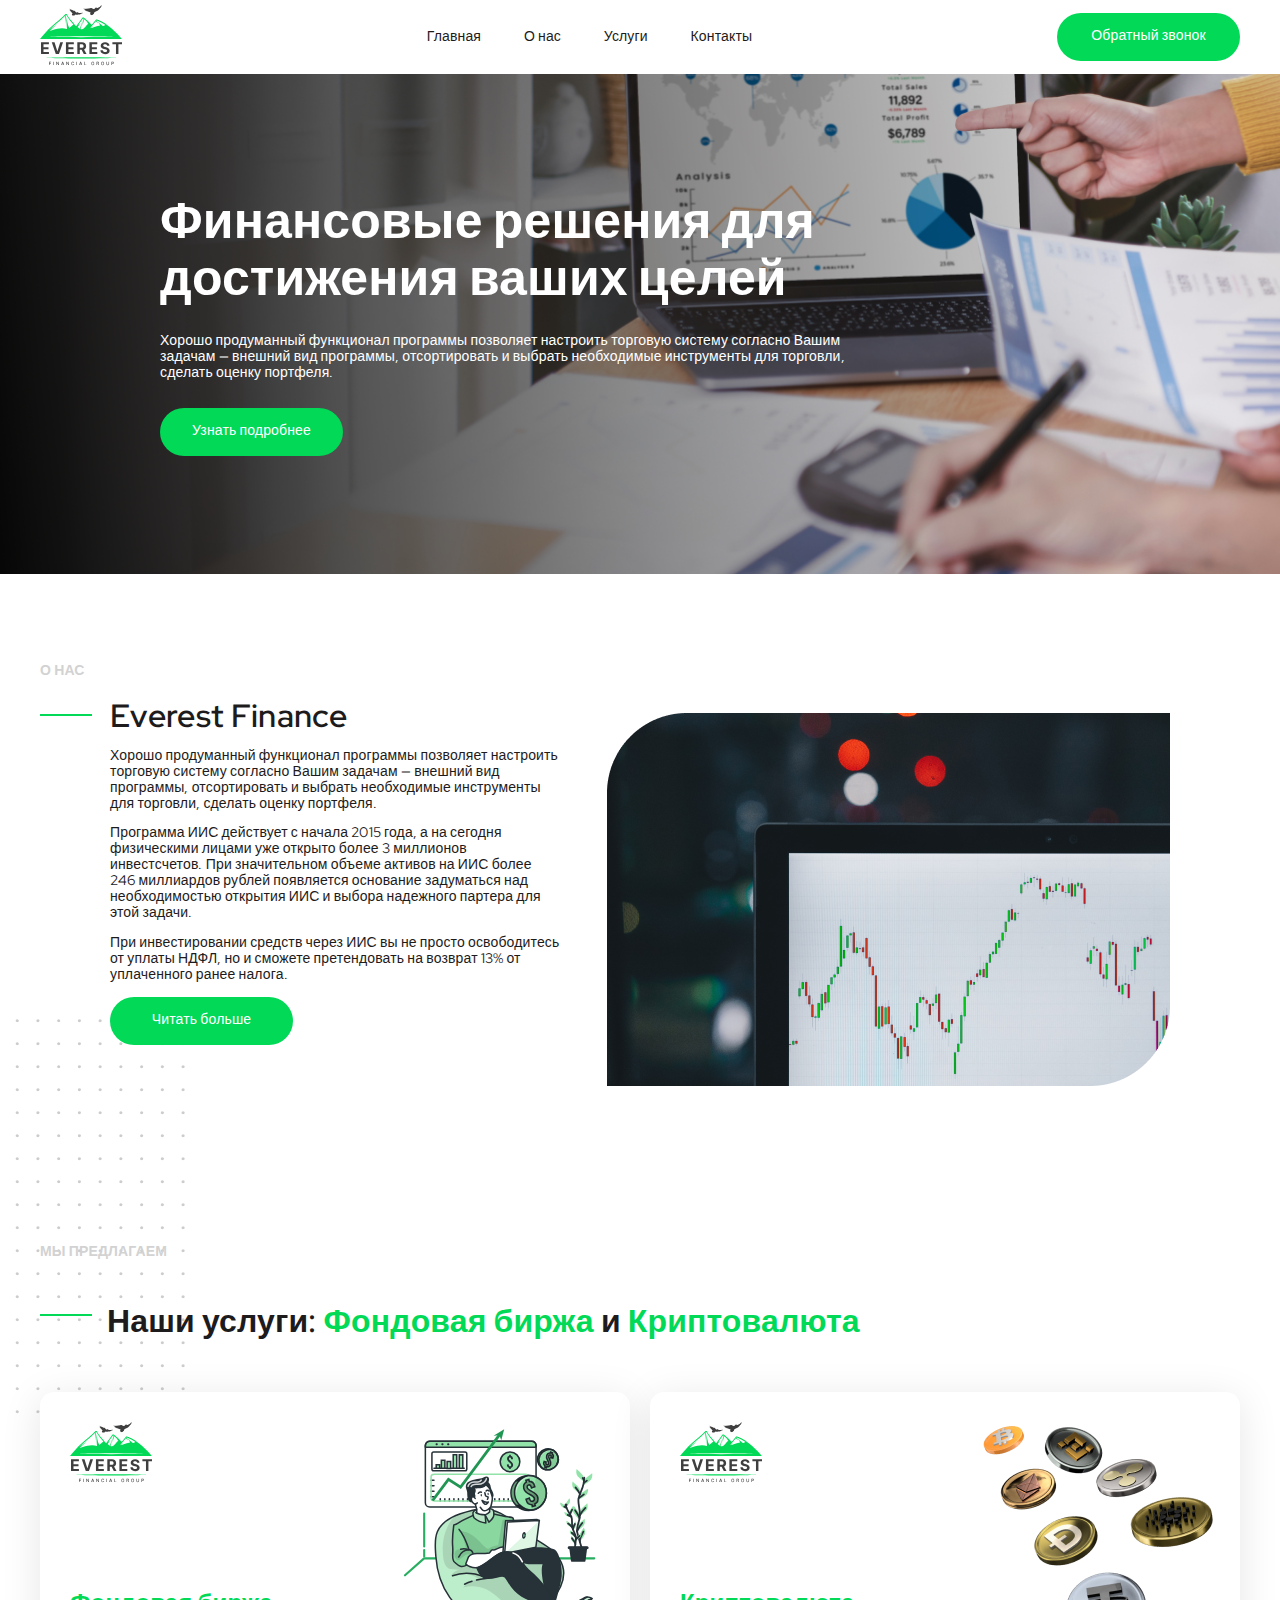
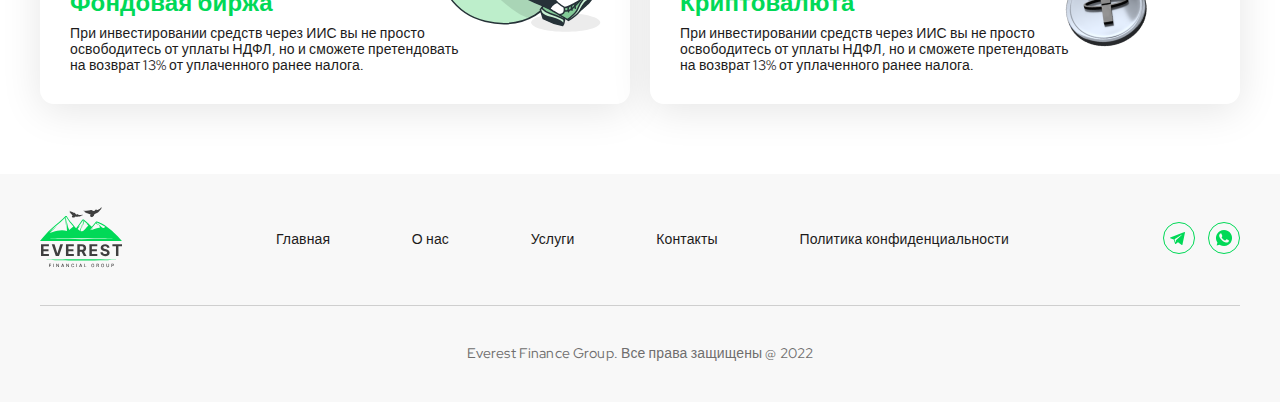
<file: index.html>
<!DOCTYPE html>
<html lang="ru">

<head>
  <meta charset="UTF-8" />
  <meta http-equiv="X-UA-Compatible" content="IE=edge" />
  <meta name="viewport" content="width=device-width, initial-scale=1.0" />
  <link rel="icon" type="image/x-icon" href="./images/logo_icon.svg" />
  <title>Everest</title>
  <link href="https://fonts.googleapis.com/css2?family=Red+Hat+Display:wght@400;500;600;700;900&display=swap"
    rel="stylesheet" />
  <link href="https://www.jqueryscript.net/css/jquerysctipttop.css" rel="stylesheet" type="text/css" />
  <link rel="stylesheet" href="css/all.css" />
  <link rel="stylesheet" href="css/style.css" />
</head>

<body>
  <header class="header layout">
    <div class="header__logo__wrap">
      <a href="#" class="header__logo">
        <img src="./images/logo.svg" alt="logo" />
      </a>
    </div>
    <nav id="js-nav" class="nav">
      <ul class="list">
        <li>
          <a href="./index.html">Главная</a>
        </li>
        <li>
          <a href="./about_us.html">О нас</a>
        </li>
        <li class="header__item">
          <a href="./exchange.html" class="header__link">Услуги</a>
        </li>
        <li>
          <a href="./contacts.html">Контакты</a>
        </li>
      </ul>
    </nav>
    <div class="nav__contacts__wrap">
      <a href="#" id="modal_nav_mob" class="nav__contacts">
        <img src="./images/contacts.svg" alt="contacts" />
      </a>
    </div>
    <button id="js-hamburger" class="hamburger" type="button">
      <span id="js-top-line" class="top-line"></span>
      <span id="js-center-line" class="center-line"></span>
      <span id="js-bottom-line" class="bottom-line"></span>
    </button>
    <nav class="nav__opacity">
      <ul>
        <li>
          <a href="./index.html">Главная</a>
        </li>
        <li>
          <a href="./about_us.html">О нас</a>
        </li>
        <li class="header__item">
          <a href="#services" class="header__link">Услуги</a>
        </li>
        <li>
          <a href="./contacts.html">Контакты</a>
        </li>
      </ul>
    </nav>
    <div class="button__link__wrap">
      <a href="#" id="modal_nav" class="button__link">Обратный звонок</a>
    </div>
  </header>
  <main>
    <section class="first ">
      <div class="layout">
        <div class="container__first">
          <h2 class="title__first">
            Финансовые решения для достижения ваших целей
          </h2>
          <p class="desc__first">
            Хорошо продуманный функционал программы позволяет настроить торговую
            систему согласно Вашим задачам — внешний вид программы,
            отсортировать и выбрать необходимые инструменты для торговли,
            сделать оценку портфеля.
          </p>
          <a href="#aboutus" class="button__link">Узнать подробнее</a>
        </div>
      </div>

    </section>
    <section id="aboutus" class="second layout">
      <div class="container__second">
        <div class="">
          <h3 class="title__second">О НАС</h3>
        </div>

        <div class="wrap__second">
          <div class="green_title_second">
            <hr class="green" />
            <h4 class="title__description">Everest Finance</h4>
          </div>

          <div class="image__mobile__second">
            <img src="./images/finance.png" alt="finance" class="image__big" />
            <img src="./images/finance_mob.png" alt="finance" class="image__small" />
          </div>

          <p class="desc__second">
            Хорошо продуманный функционал программы позволяет настроить
            торговую систему согласно Вашим задачам — внешний вид программы,
            отсортировать и выбрать необходимые инструменты для торговли,
            сделать оценку портфеля.
          </p>
          <p class="desc__second">
            Программа ИИС действует с начала 2015 года, а на сегодня
            физическими лицами уже открыто более 3 миллионов инвестсчетов. При
            значительном объеме активов на ИИС более 246 миллиардов рублей
            появляется основание задуматься над необходимостью открытия ИИС и
            выбора надежного партера для этой задачи.
          </p>
          <p class="desc__second">
            При инвестировании средств через ИИС вы не просто освободитесь от
            уплаты НДФЛ, но и сможете претендовать на возврат 13% от
            уплаченного ранее налога.
          </p>
          <a href="./about_us.html" class="button__link">Читать больше</a>
        </div>
        <div class="image__second">
          <img src="./images/finance.png" alt="finance" />
        </div>
      </div>
      <div class="dotes__second">
        <img src="./images/dotes.png" alt="dotes" />
      </div>
    </section>
    <section id="services" class="third layout">
      <h3 class="title__third">МЫ ПРЕДЛАГАЕМ</h3>
      <div class="title__wrap">
        <div class="green__line__wrap">
          <hr class="green__line" />
        </div>
        <h4 class="title__span">
          Наши услуги: <span>Фондовая биржа</span> и <span>Криптовалюта</span>
        </h4>
      </div>
      <div class="wrap__third_height">
        <div class="wrap__third">
          <a href="./exchange.html">
            <div class="left__third shadow">
              <div class="wrap__third__logo">
                <img src="./images/logo.svg" alt="logo" />
              </div>
              <img src="./images/exchange.svg" alt="exchenge" class="position__img" />
              <div class="mob__third__wrap">
                <img src="./images/exchange.svg" alt="exchenge" class="image__mob__third" />
              </div>
              <div class="title__width">
                <h5 class="title__green">Фондовая биржа</h5>
                <p class="desc__width">
                  При инвестировании средств через ИИС вы не просто
                  освободитесь от уплаты НДФЛ, но и сможете претендовать на
                  возврат 13% от уплаченного ранее налога.
                </p>
              </div>
            </div>
          </a>
          <a href="./crypto.html">
            <div class="right__third shadow">
              <div class="wrap__third__logo">
                <img src="./images/logo.svg" alt="logo" />
              </div>
              <img src="./images/crypto.png" alt="crypto" class="position__img position__right" />
              <div class="mob__third__wrap">
                <img src="./images/crypto.png" alt="exchenge" class="image__mob__third" />
              </div>
              <div class="title__width">
                <h5 class="title__green">Криптовалюта</h5>
                <p class="desc__width">
                  При инвестировании средств через ИИС вы не просто
                  освободитесь от уплаты НДФЛ, но и сможете претендовать на
                  возврат 13% от уплаченного ранее налога.
                </p>
              </div>
            </div>
          </a>
        </div>
      </div>
    </section>
  </main>
  <footer class="footer">
    <div class="section__top layout">
      <a href="#" class="header__logo">
        <img src="./images/logo.svg" alt="logo" />
      </a>
      <div class="section__top_nav">
        <ul class="nav__footer">
          <li>
            <a href="#">Главная</a>
          </li>
          <li>
            <a href="#aboutus">О нас</a>
          </li>
          <li class="header__item">
            <a href="#services" class="header__link">Услуги</a>
          </li>
          <li>
            <a href="./contacts.html">Контакты</a>
          </li>
          <li>
            <a href="#">Политика конфиденциальности</a>
          </li>
        </ul>
      </div>

      <div class="section__top_contacts">
        <a href="#" class="contacts__footer">
          <img src="./images/telegram.svg" alt="telegram" /> </a><a href="#">
          <img src="./images/whatsapp.svg" alt="whatsapp" />
        </a>
      </div>
    </div>
    <div class="section__bottom layout">
      <h6 class="protect__footer">
        Everest Finance Group. Все права защищены @ 2022
      </h6>
    </div>
  </footer>
  <div id="modal-1" class="modal">
    <div class="close__form">
      <div class="callback__form">
        <h3 class="title__form">Обратный звонок</h3>
        <form action="" class="form">
          <input type="text" class="input__form" min="1" placeholder="Ваше имя" required />
          <input type="tel" class="input__form" maxlength="16" placeholder="Телефон" required />
          <input type="email" class="input__form" placeholder="Почта (необязательно)" />
          <input type="submit" id="submit1" class="button" value="Отправить" />
        </form>
      </div>
      <a href="#" class="modal__close-button">
        <img src="./images/close.png" alt="close" title="Закрыть" />
      </a>
    </div>
  </div>
  <div id="modal-2" class="modal2">
    <div class="close__form">
      <div class="callback__form">
        <h3 class="title__form">
          Вы успешно отправили заявку на обратный звонок. Мы вас наберем в
          ближайшее время!
        </h3>
      </div>
      <a href="#" class="modal__close-button">
        <img src="./images/close.png" alt="close" title="Закрыть" />
      </a>
    </div>
  </div>
  <script src="https://ajax.googleapis.com/ajax/libs/jquery/3.5.1/jquery.min.js"></script>
  <script src="./js/hamburger1.js"></script>
  <script src="./js/main.js"></script>
</body>

</html>
</file>
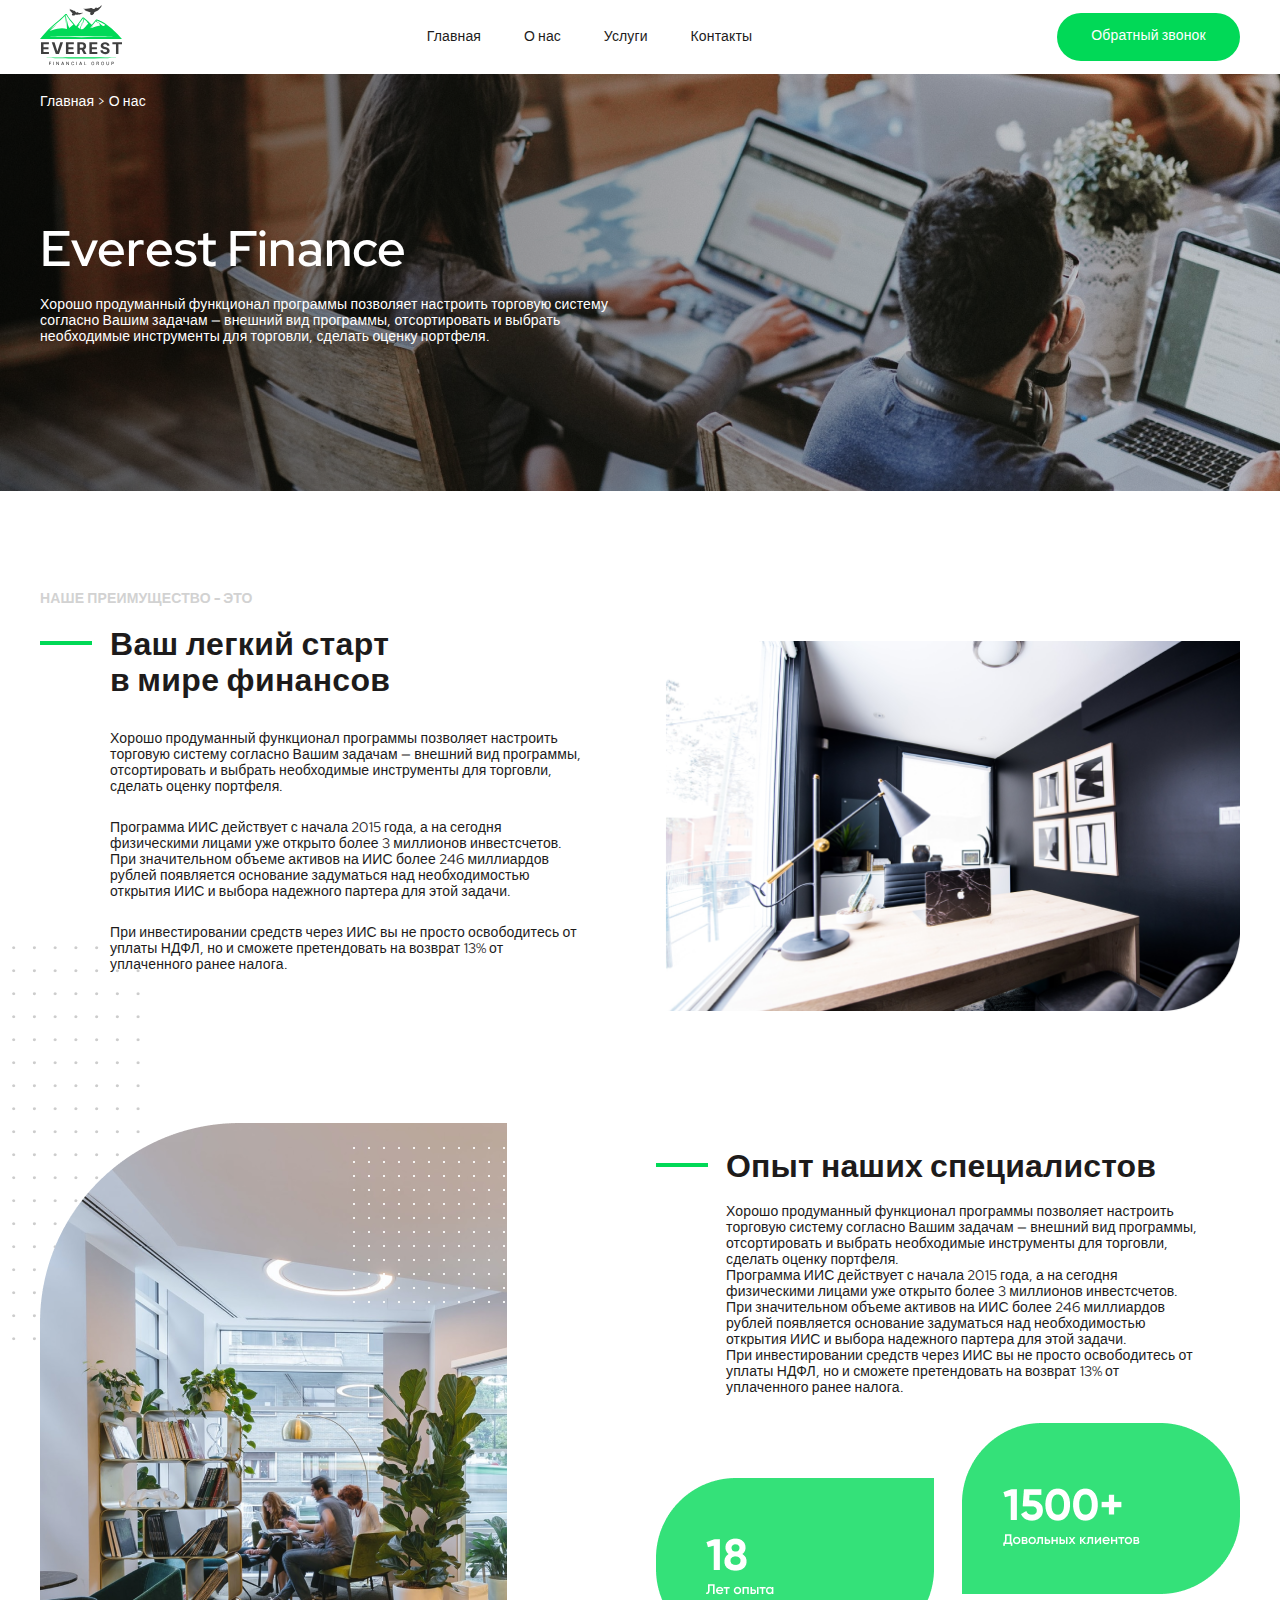
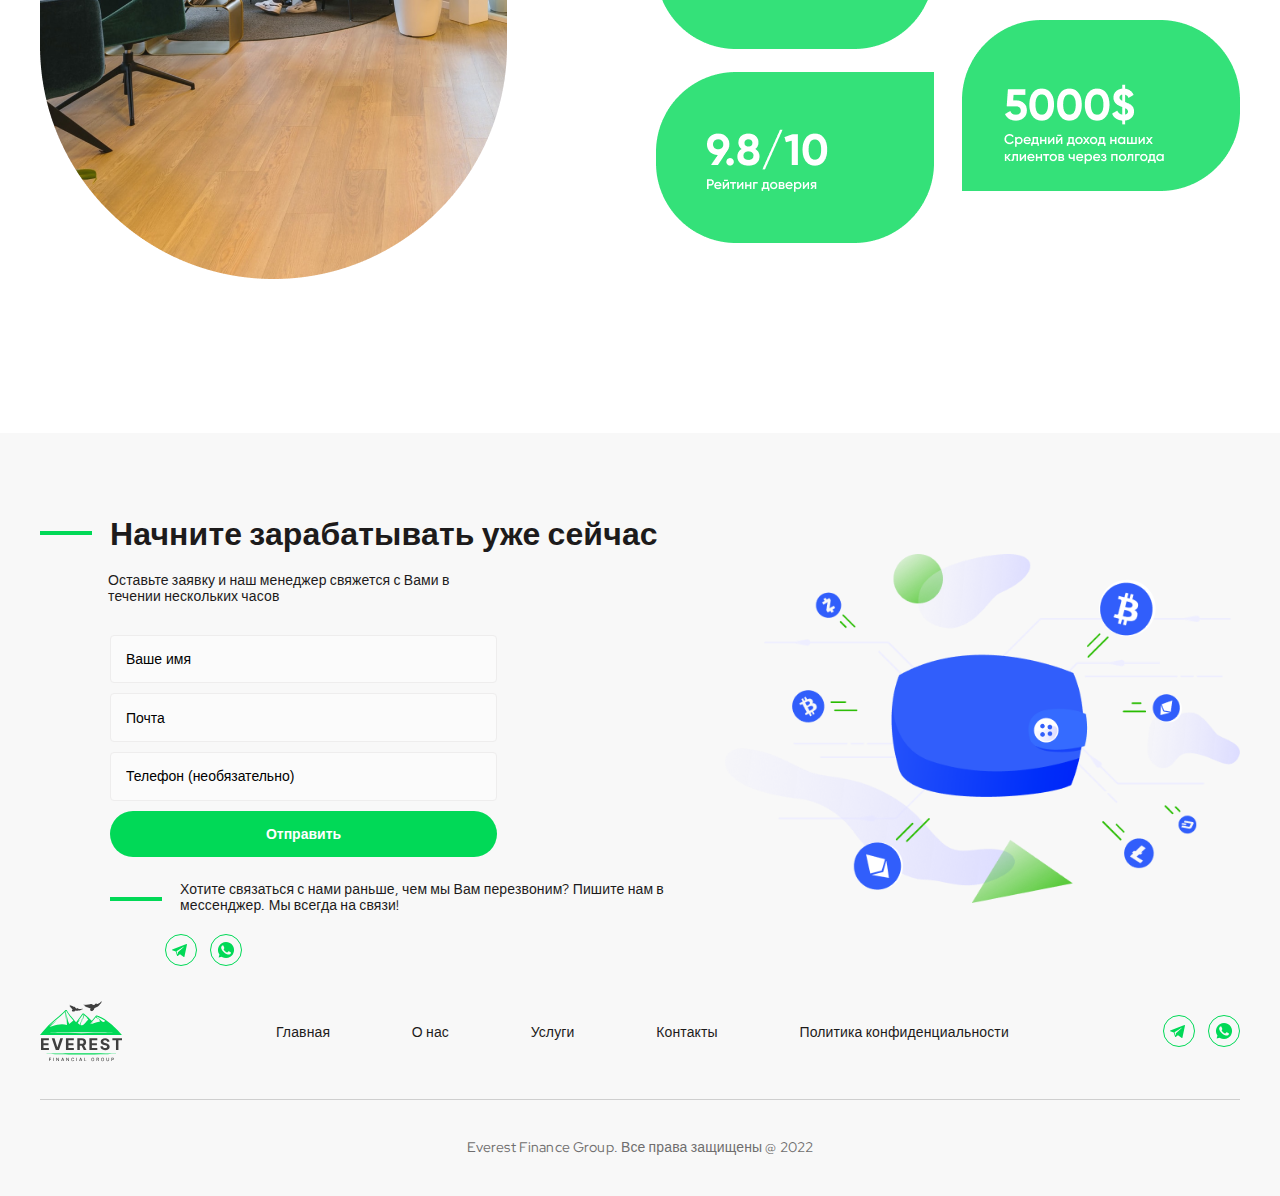
<file: about_us.html>
<!DOCTYPE html>
<html lang="ru">

<head>
  <meta charset="UTF-8" />
  <meta http-equiv="X-UA-Compatible" content="IE=edge" />
  <meta name="viewport" content="width=device-width, initial-scale=1.0" />
  <link rel="icon" type="image/x-icon" href="./images/logo_icon.svg" />
  <title>Everest</title>
  <link href="https://fonts.googleapis.com/css2?family=Red+Hat+Display:wght@400;500;600;700;900&display=swap"
    rel="stylesheet" />
  <link href="https://www.jqueryscript.net/css/jquerysctipttop.css" rel="stylesheet" type="text/css" />
  <link rel="stylesheet" href="css/all.css" />
  <link rel="stylesheet" href="css/style.css" />
</head>

<body>
  <header class="header layout">
    <div class="header__logo__wrap">
      <a href="#" class="header__logo">
        <img src="./images/logo.svg" alt="logo" />
      </a>
    </div>
    <nav id="js-nav" class="nav">
      <ul class="list">
        <li>
          <a href="./index.html">Главная</a>
        </li>
        <li>
          <a href="./about_us.html">О нас</a>
        </li>
        <li class="header__item">
          <a href="./exchange.html" class="header__link">Услуги</a>
        </li>
        <li>
          <a href="./contacts.html">Контакты</a>
        </li>
      </ul>
    </nav>
    <div class="nav__contacts__wrap">
      <a href="#" id="modal_nav_mob" class="nav__contacts">
        <img src="./images/contacts.svg" alt="contacts" />
      </a>
    </div>
    <button id="js-hamburger" class="hamburger" type="button">
      <span id="js-top-line" class="top-line"></span>
      <span id="js-center-line" class="center-line"></span>
      <span id="js-bottom-line" class="bottom-line"></span>
    </button>
    <nav class="nav__opacity">
      <ul>
        <li>
          <a href="./index.html">Главная</a>
        </li>
        <li>
          <a href="./about_us.html">О нас</a>
        </li>
        <li class="header__item">
          <a href="./exchange.html" class="header__link">Услуги</a>
        </li>
        <li>
          <a href="./contacts.html">Контакты</a>
        </li>
      </ul>
    </nav>
    <div class="button__link__wrap">
      <a href="#" id="modal_nav" class="button__link">Обратный звонок</a>
    </div>
  </header>
  <main>
    <section class="first_about_us">
      <div class="layout">
        <div class="about__nav">
          <a href="./index.html" class="about__item about__link">Главная</a>
          <span class="about__item">></span>
          <a href="#" class="about__item">О нас</a>
        </div>
        <div class="first__about">
          <div class="about__title">
            <h2 class="title__first">Everest Finance</h2>
            <p class="desc__first">
              Хорошо продуманный функционал программы позволяет настроить
              торговую систему согласно Вашим задачам — внешний вид программы,
              отсортировать и выбрать необходимые инструменты для торговли,
              сделать оценку портфеля.
            </p>
          </div>
        </div>
      </div>

    </section>
    <section class="second_about_us layout">
      <div class="container__second">
        <h3 class="title__second">НАШЕ ПРЕИМУЩЕСТВО - ЭТО</h3>
        <div class="wrap__second">
          <div class="green__wrap">
            <div>
              <hr class="green__line" />
            </div>
            <h4 class="title__description">
              Ваш легкий старт в мире финансов
            </h4>
          </div>
          <div class="mob__wrap">
            <img src="./images/finance.png" alt="finance" />
          </div>
          <div class="desc__wrap">
            <p class="desc__second">
              Хорошо продуманный функционал программы позволяет настроить
              торговую систему согласно Вашим задачам — внешний вид программы,
              отсортировать и выбрать необходимые инструменты для торговли,
              сделать оценку портфеля.
            </p>
            <p class="desc__second">
              Программа ИИС действует с начала 2015 года, а на сегодня
              физическими лицами уже открыто более 3 миллионов инвестсчетов.
              При значительном объеме активов на ИИС более 246 миллиардов
              рублей появляется основание задуматься над необходимостью
              открытия ИИС и выбора надежного партера для этой задачи.
            </p>
            <p class="desc__second">
              При инвестировании средств через ИИС вы не просто освободитесь
              от уплаты НДФЛ, но и сможете претендовать на возврат 13% от
              уплаченного ранее налога.
            </p>
          </div>
        </div>
        <div class="image__second">
          <img src="./images/about_us_room.png" alt="finance" />
        </div>
      </div>
      <div class="dotes__second">
        <img src="./images/dotes.png" alt="dotes" />
      </div>
    </section>
    <section class="third_about_us layout">
      <div class="container__third">
        <div class="image__left">
          <img src="./images/about_us_specialists.png" alt="specialists" />
          <img src="./images/particle.png" alt="particle" class="particle" />
        </div>
        <div class="wrap__right">
          <div class="green__wrap">
            <div>
              <hr class="green__line" />
            </div>
            <h4 class="title">Опыт наших специалистов</h4>
          </div>
          <img src="./images/about_us_specialists.png" alt="specialists" class="image__specialists__mob" />
          <div class="desc__wrap">
            <p class="desc__third">
              Хорошо продуманный функционал программы позволяет настроить
              торговую систему согласно Вашим задачам — внешний вид программы,
              отсортировать и выбрать необходимые инструменты для торговли,
              сделать оценку портфеля.
            </p>
            <p class="desc__third">
              Программа ИИС действует с начала 2015 года, а на сегодня
              физическими лицами уже открыто более 3 миллионов инвестсчетов.
              При значительном объеме активов на ИИС более 246 миллиардов
              рублей появляется основание задуматься над необходимостью
              открытия ИИС и выбора надежного партера для этой задачи.
            </p>
            <p class="desc__third">
              При инвестировании средств через ИИС вы не просто освободитесь
              от уплаты НДФЛ, но и сможете претендовать на возврат 13% от
              уплаченного ранее налога.
            </p>
          </div>
          <img src="./images/about_us_experience.png" alt="experience" class="experience__image" />
          <img src="./images/about_us_experience_mob.png" alt="experience" class="experience__image__mob" />
        </div>
      </div>
    </section>
  </main>
  <footer class="footer">
    <section class="footer__top layout">
      <div class="footer__wrap">
        <div class="green__wrap">
          <div>
            <hr class="green__line" />
          </div>
          <h4 class="title">Начните зарабатывать уже сейчас</h4>
        </div>
        <p class="description__form">
          Оставьте заявку и наш менеджер свяжется с Вами в течении нескольких
          часов
        </p>
        <div class="footer__form">
          <form action="" class="form">
            <input type="text" class="input__form" min="1" placeholder="Ваше имя" required />
            <input type="email" class="input__form" placeholder="Почта" required />
            <input type="tel" class="input__form" maxlength="16" placeholder="Телефон (необязательно)" />
            <input type="submit" id="submit1f" class="button" value="Отправить" />
          </form>
          <div class="green__wrap">
            <div>
              <hr class="green__line" />
            </div>
            <p class="description">
              Хотите связаться с нами раньше, чем мы Вам перезвоним? Пишите
              нам в мессенджер. Мы всегда на связи!
            </p>
          </div>
          <div class="contacts">
            <a href="#" class="contacts__item">
              <img src="./images/telegram.svg" alt="telegram" /></a>
            <a href="#">
              <img src="./images/whatsapp.svg" alt="whatsapp" /></a>
          </div>
        </div>
      </div>
      <div class="wallet__wrap">
        <img src="./images/footer_wallet.png" alt="wallet" />
      </div>
    </section>
    <section class="footer footer__bottom">
      <div class="section__top layout">
        <a href="#" class="header__logo">
          <img src="./images/logo.svg" alt="logo" />
        </a>
        <div class="section__top_nav">
          <ul class="nav__footer">
            <li>
              <a href="./index.html">Главная</a>
            </li>
            <li>
              <a href="#">О нас</a>
            </li>
            <li class="header__item">
              <a href="./exchange.html" class="header__link">Услуги</a>
            </li>
            <li>
              <a href="./contacts.html">Контакты</a>
            </li>
            <li>
              <a href="#">Политика конфиденциальности</a>
            </li>
          </ul>
        </div>

        <div class="section__top_contacts">
          <a href="#" class="contacts__footer">
            <img src="./images/telegram.svg" alt="telegram" /> </a><a href="#">
            <img src="./images/whatsapp.svg" alt="whatsapp" />
          </a>
        </div>
      </div>
      <div class="section__bottom layout">
        <h6 class="protect__footer">
          Everest Finance Group. Все права защищены @ 2022
        </h6>
      </div>
    </section>
  </footer>
  <div id="modal-1" class="modal">
    <div class="close__form">
      <div class="callback__form">
        <h3 class="title__form">Обратный звонок</h3>
        <form action="" class="form">
          <input type="text" class="input__form" min="1" placeholder="Ваше имя" required />
          <input type="tel" class="input__form" maxlength="16" placeholder="Телефон" required />
          <input type="email" class="input__form" placeholder="Почта (необязательно)" />
          <input type="submit" id="submit1" class="button" value="Отправить" />
        </form>
      </div>
      <a href="#" class="modal__close-button">
        <img src="./images/close.png" alt="close" title="Закрыть" />
      </a>
    </div>
  </div>
  <div id="modal-2" class="modal2">
    <div class="close__form">
      <div class="callback__form">
        <h3 class="title__form">
          Вы успешно отправили заявку на обратный звонок. Мы вас наберем в
          ближайшее время!
        </h3>
      </div>
      <a href="#" class="modal__close-button">
        <img src="./images/close.png" alt="close" title="Закрыть" />
      </a>
    </div>
  </div>
  <script src="https://ajax.googleapis.com/ajax/libs/jquery/3.5.1/jquery.min.js"></script>
  <script src="./js/hamburger1.js"></script>
  <script src="./js/main.js"></script>
</body>

</html>
</file>
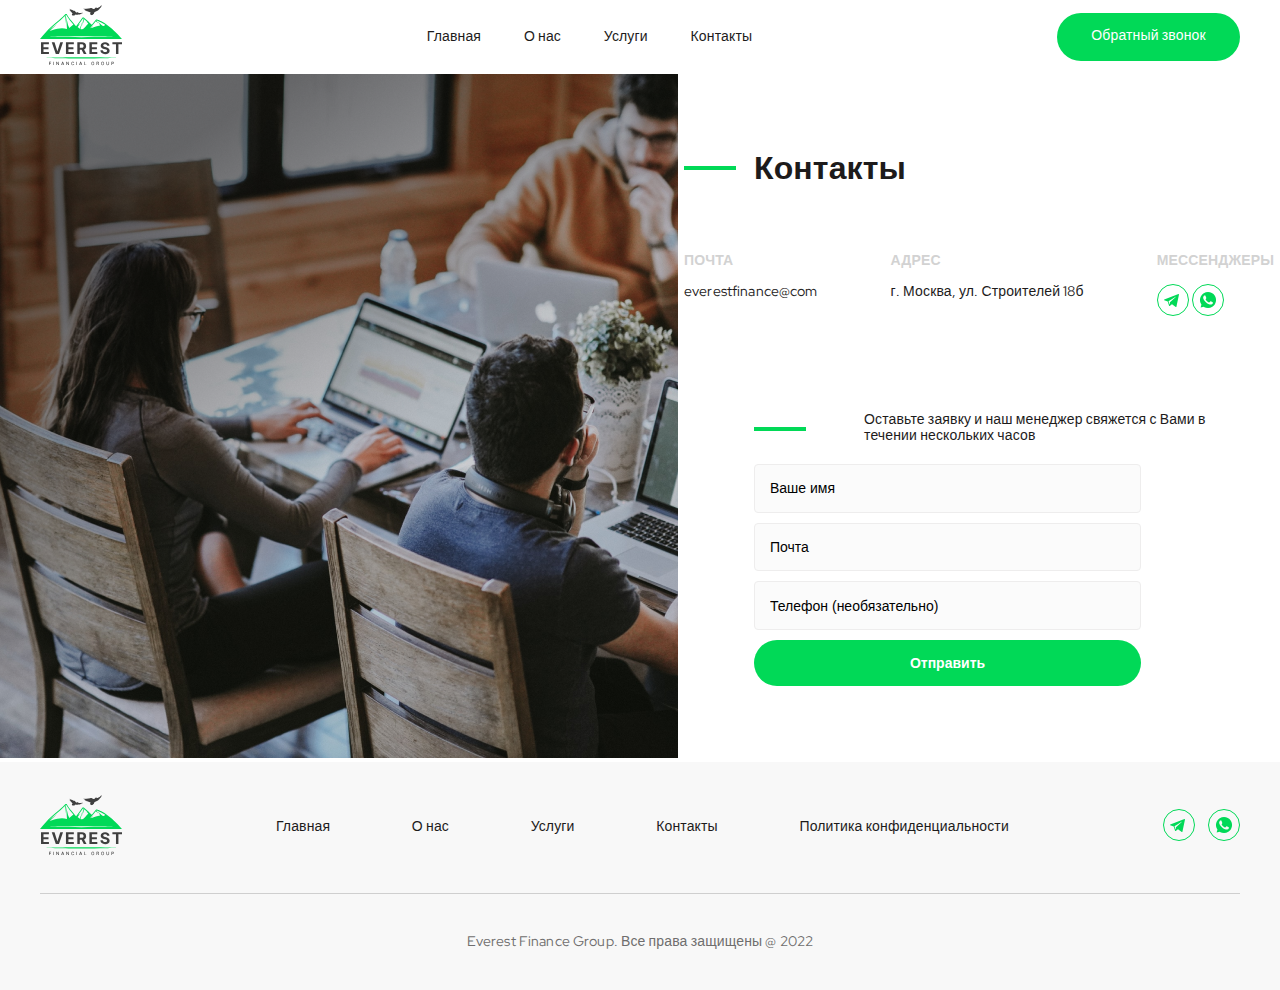
<file: contacts.html>
<!DOCTYPE html>
<html lang="ru">
  <head>
    <meta charset="UTF-8" />
    <meta http-equiv="X-UA-Compatible" content="IE=edge" />
    <meta name="viewport" content="width=device-width, initial-scale=1.0" />
    <link rel="icon" type="image/x-icon" href="./images/logo_icon.svg" />
    <title>Everest</title>
    <link
      href="https://fonts.googleapis.com/css2?family=Red+Hat+Display:wght@400;500;600;700;900&display=swap"
      rel="stylesheet"
    />
    <link
      href="https://www.jqueryscript.net/css/jquerysctipttop.css"
      rel="stylesheet"
      type="text/css"
    />
    <link rel="stylesheet" href="css/all.css" />
    <link rel="stylesheet" href="css/style.css" />
  </head>
  <body>
    <header class="header layout">
      <div class="header__logo__wrap">
        <a href="#" class="header__logo">
          <img src="./images/logo.svg" alt="logo" />
        </a>
      </div>
      <nav id="js-nav" class="nav">
        <ul class="list">
          <li>
            <a href="./index.html">Главная</a>
          </li>
          <li>
            <a href="./about_us.html">О нас</a>
          </li>
          <li class="header__item">
            <a href="./exchange.html" class="header__link">Услуги</a>
          </li>
          <li>
            <a href="./contacts.html">Контакты</a>
          </li>
        </ul>
      </nav>
      <div class="nav__contacts__wrap">
        <a href="#" id="modal_nav_mob" class="nav__contacts">
          <img src="./images/contacts.svg" alt="contacts" />
        </a>
      </div>
      <button id="js-hamburger" class="hamburger" type="button">
        <span id="js-top-line" class="top-line"></span>
        <span id="js-center-line" class="center-line"></span>
        <span id="js-bottom-line" class="bottom-line"></span>
      </button>
      <nav class="nav__opacity">
        <ul>
          <li>
            <a href="./index.html">Главная</a>
          </li>
          <li>
            <a href="./about_us.html">О нас</a>
          </li>
          <li class="header__item">
            <a href="./exchange.html" class="header__link">Услуги</a>
          </li>
          <li>
            <a href="./contacts.html">Контакты</a>
          </li>
        </ul>
      </nav>
      <div class="button__link__wrap">
        <a href="#" id="modal_nav" class="button__link">Обратный звонок</a>
      </div>
    </header>
    <main>
      <section class="contacts_section">
        <div class="left">
          <img
            src="./images/contacts_specialists.png"
            alt="contacts specialists"
          />
        </div>
        <div class="right">
          <div class="green_title_wrap">
            <hr class="green" />
            <h2 class="title_contacts">Контакты</h2>
          </div>
          <div class="contacts__title">
            <ul class="title_item_wrap">
              <li>
                <h3 class="title_item">ПОЧТА</h3>
                <p>everestfinance@com</p>
              </li>
              <li>
                <h3 class="title_item">АДРЕС</h3>
                <p>г. Москва, ул. Строителей 18б</p>
              </li>
              <li>
                <h3 class="title_item">МЕССЕНДЖЕРЫ</h3>
                <div class="contacts">
                  <a href="#" class="contacts__item">
                    <img src="./images/telegram.svg" alt="telegram"
                  /></a>
                  <a href="#">
                    <img src="./images/whatsapp.svg" alt="whatsapp"
                  /></a>
                </div>
              </li>
            </ul>
          </div>

          <div class="footer__form">
            <div class="green__wrap">
              <hr class="green__line" />
              <p class="description__form">
                Оставьте заявку и наш менеджер свяжется с Вами в течении
                нескольких часов
              </p>
            </div>
            <form action="" class="form">
              <input
                type="text"
                class="input__form"
                min="1"
                placeholder="Ваше имя"
                required
              />
              <input
                type="email"
                class="input__form"
                placeholder="Почта"
                required
              />
              <input
                type="tel"
                class="input__form"
                maxlength="16"
                placeholder="Телефон (необязательно)"
              />
              <input
                type="submit"
                id="submit1f"
                class="button"
                value="Отправить"
              />
            </form>
          </div>
        </div>
      </section>
    </main>
    <footer class="footer">
      <div class="section__top layout">
        <a href="#" class="header__logo">
          <img src="./images/logo.svg" alt="logo" />
        </a>
        <div class="section__top_nav">
          <ul class="nav__footer">
            <li>
              <a href="./index.html">Главная</a>
            </li>
            <li>
              <a href="./about_us.html">О нас</a>
            </li>
            <li class="header__item">
              <a href="./exchange.html" class="header__link">Услуги</a>
            </li>
            <li>
              <a href="#">Контакты</a>
            </li>
            <li>
              <a href="#">Политика конфиденциальности</a>
            </li>
          </ul>
        </div>

        <div class="section__top_contacts">
          <a href="#" class="contacts__footer">
            <img src="./images/telegram.svg" alt="telegram" /> </a
          ><a href="#">
            <img src="./images/whatsapp.svg" alt="whatsapp" />
          </a>
        </div>
      </div>
      <div class="section__bottom layout">
        <h6 class="protect__footer">
          Everest Finance Group. Все права защищены @ 2022
        </h6>
      </div>
    </footer>
    <div id="modal-1" class="modal">
      <div class="close__form">
        <div class="callback__form">
          <h3 class="title__form">Обратный звонок</h3>
          <form action="" class="form">
            <input
              type="text"
              class="input__form"
              min="1"
              placeholder="Ваше имя"
              required
            />
            <input
              type="tel"
              class="input__form"
              maxlength="16"
              placeholder="Телефон"
              required
            />
            <input
              type="email"
              class="input__form"
              placeholder="Почта (необязательно)"
            />
            <input
              type="submit"
              id="submit1"
              class="button"
              value="Отправить"
            />
          </form>
        </div>
        <a href="#" class="modal__close-button">
          <img src="./images/close.png" alt="close" title="Закрыть" />
        </a>
      </div>
    </div>
    <div id="modal-2" class="modal2">
      <div class="close__form">
        <div class="callback__form">
          <h3 class="title__form">
            Вы успешно отправили заявку на обратный звонок. Мы вас наберем в
            ближайшее время!
          </h3>
        </div>
        <a href="#" class="modal__close-button">
          <img src="./images/close.png" alt="close" title="Закрыть" />
        </a>
      </div>
    </div>
    <script src="https://ajax.googleapis.com/ajax/libs/jquery/3.5.1/jquery.min.js"></script>
    <script src="./js/hamburger1.js"></script>
    <script src="./js/main.js"></script>
  </body>
</html>
</file>
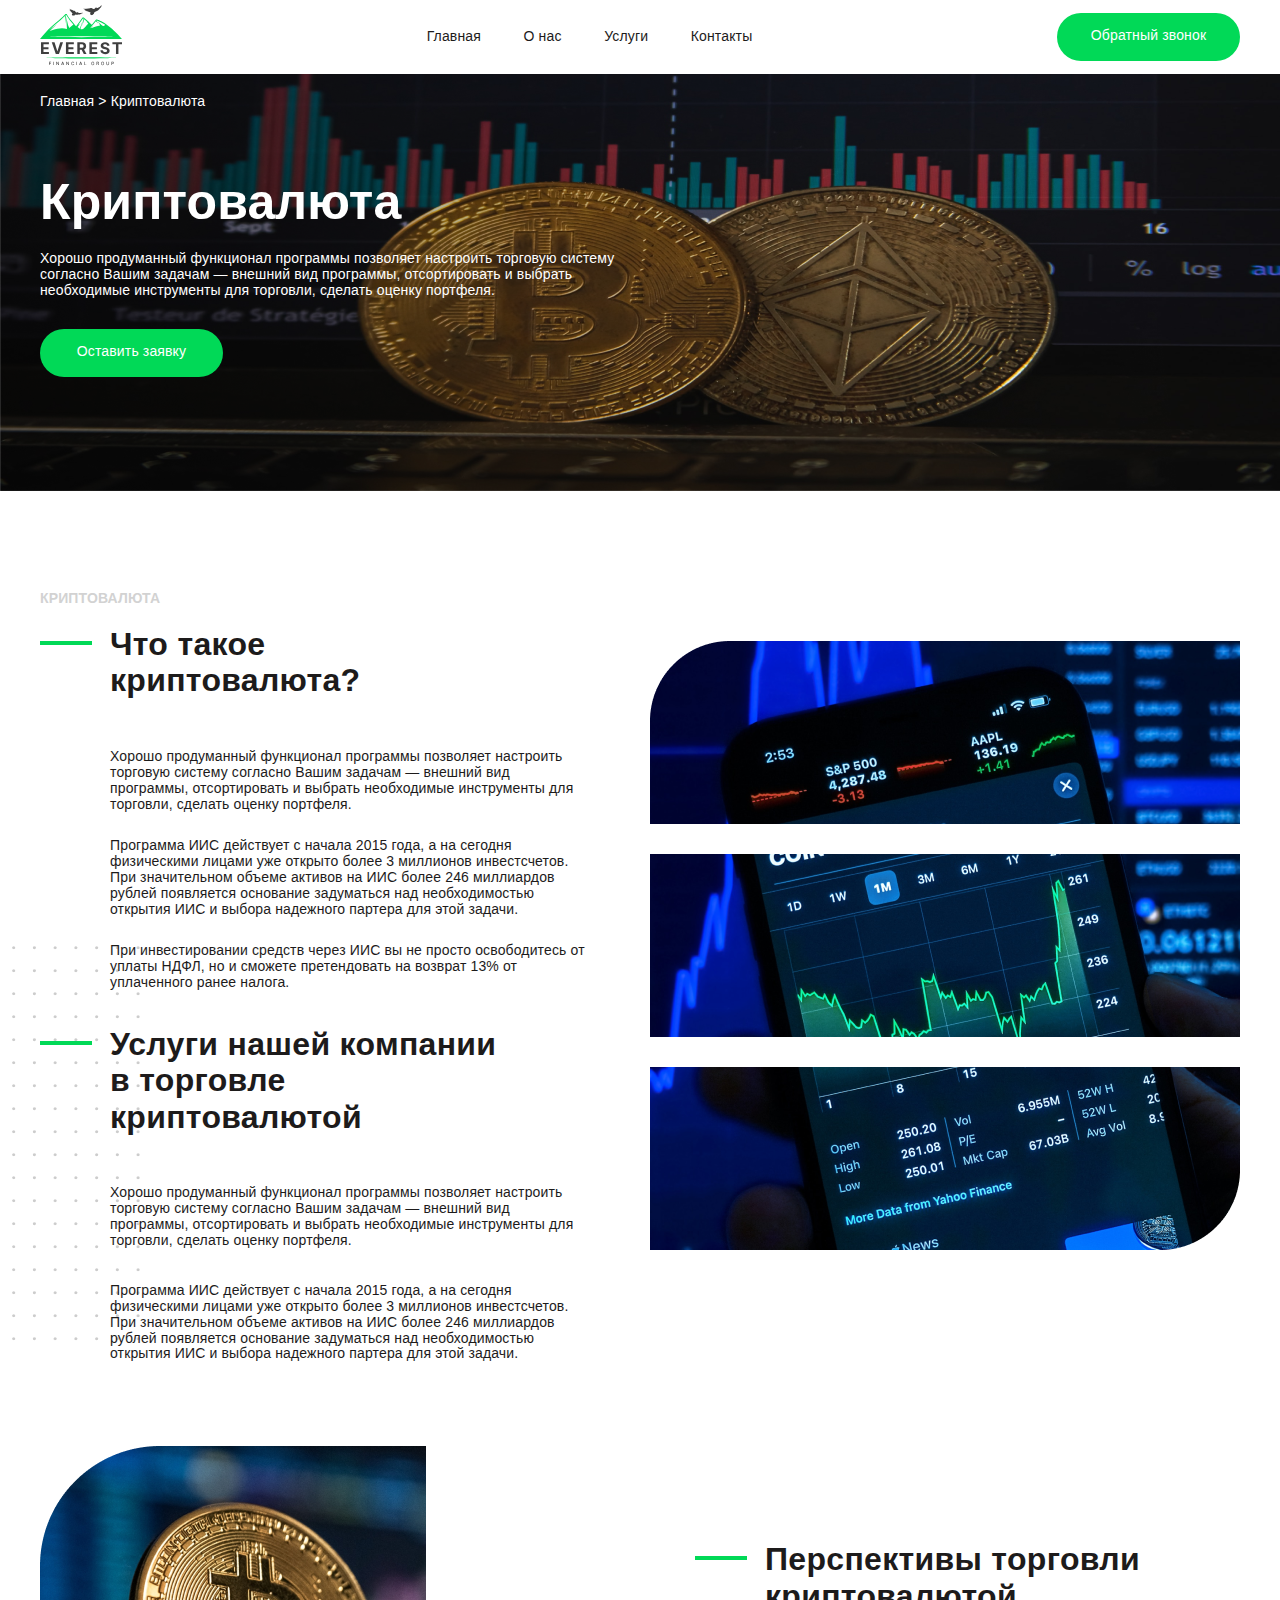
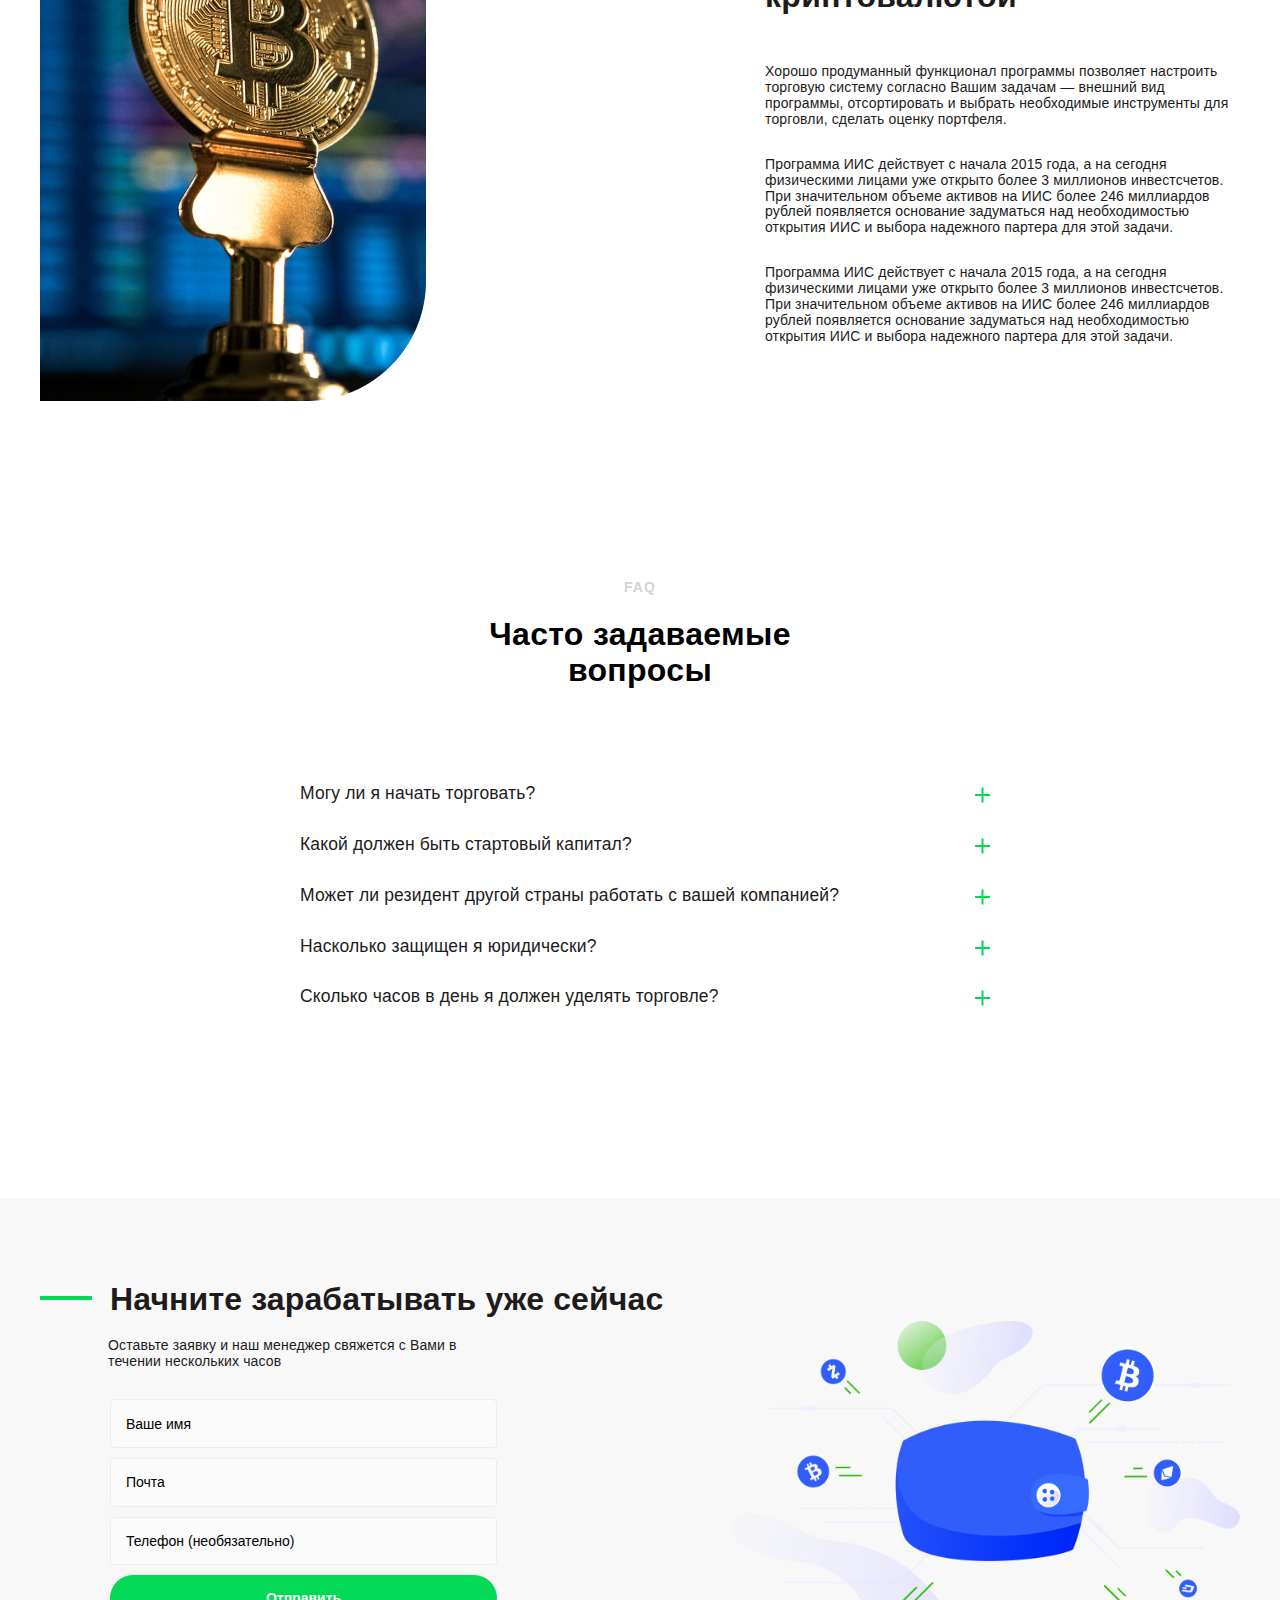
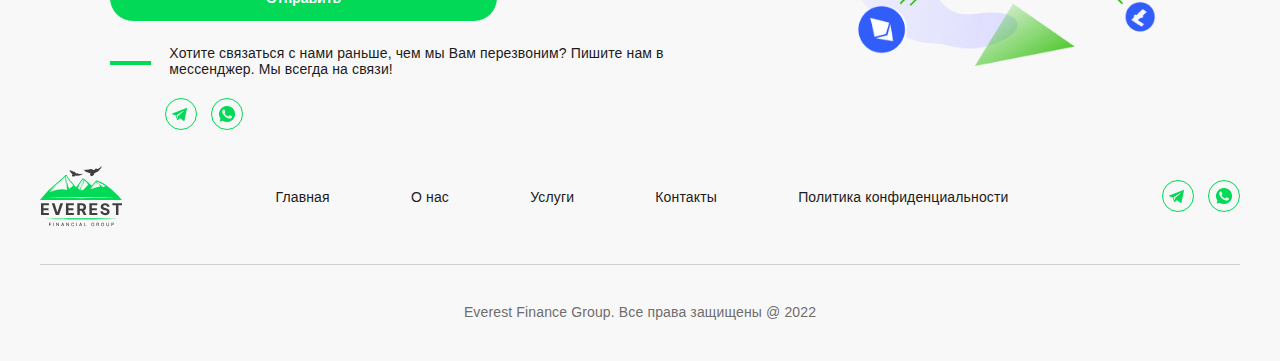
<file: crypto.html>
<!DOCTYPE html>
<html lang="ru">

<head>
  <meta charset="UTF-8" />
  <meta http-equiv="X-UA-Compatible" content="IE=edge" />
  <meta name="viewport" content="width=device-width, initial-scale=1.0" />
  <link rel="icon" type="image/x-icon" href="./images/logo_icon.svg" />
  <title>Everest</title>
  <link rel="stylesheet" href="css/all.css" />
  <link rel="stylesheet" href="css/style.css" />
  <link href="https://www.jqueryscript.net/css/jquerysctipttop.css" rel="stylesheet" type="text/css" />
  <script src="https://code.jquery.com/jquery-3.6.0.min.js"></script>
  <script src="./js/accordion.js"></script>
</head>

<body>
  <header class="header layout">
    <div class="header__logo__wrap">
      <a href="#" class="header__logo">
        <img src="./images/logo.svg" alt="logo" />
      </a>
    </div>
    <nav id="js-nav" class="nav">
      <ul class="list">
        <li>
          <a href="./index.html">Главная</a>
        </li>
        <li>
          <a href="./about_us.html">О нас</a>
        </li>
        <li class="header__item">
          <a href="./exchange.html" class="header__link">Услуги</a>
        </li>
        <li>
          <a href="./contacts.html">Контакты</a>
        </li>
      </ul>
    </nav>
    <div class="nav__contacts__wrap">
      <a href="#" id="modal_nav_mob" class="nav__contacts">
        <img src="./images/contacts.svg" alt="contacts" />
      </a>
    </div>
    <button id="js-hamburger" class="hamburger" type="button">
      <span id="js-top-line" class="top-line"></span>
      <span id="js-center-line" class="center-line"></span>
      <span id="js-bottom-line" class="bottom-line"></span>
    </button>
    <nav class="nav__opacity">
      <ul>
        <li>
          <a href="./index.html">Главная</a>
        </li>
        <li>
          <a href="./about_us.html">О нас</a>
        </li>
        <li class="header__item">
          <a href="./exchange.html" class="header__link">Услуги</a>
        </li>
        <li>
          <a href="./contacts.html">Контакты</a>
        </li>
      </ul>
    </nav>
    <div class="button__link__wrap">
      <a href="#" id="modal_nav" class="button__link">Обратный звонок</a>
    </div>
  </header>
  <main>
    <section class="first_crypto">
      <div class="layout">
        <div class="first__wrap">
          <div class="about__nav">
            <a href="./index.html" class="about__item about__link">Главная</a>
            <span class="about__item">></span>
            <a href="#" class="about__item">Криптовалюта</a>
          </div>
          <div class="exchange__title">
            <h2 class="title__first">Криптовалюта</h2>
            <p class="desc__first">
              Хорошо продуманный функционал программы позволяет настроить
              торговую систему согласно Вашим задачам — внешний вид программы,
              отсортировать и выбрать необходимые инструменты для торговли,
              сделать оценку портфеля.
            </p>
            <div class="exchange__button">
              <a href="./contacts.html" class="button__link">Оставить заявку</a>
            </div>
          </div>
        </div>
      </div>

    </section>
    <section class="second_exchange layout">
      <div class="image__second__mob">
        <img src="./images/crypto_in_mob.png" alt="exchange" />
      </div>
      <div class="container__second">
        <h3 class="title__second">КРИПТОВАЛЮТА</h3>
        <div class="wrap__second">
          <div class="exchange__wrap">
            <div class="green__wrap">
              <hr class="green__line" />
              <h4 class="exchange__description">Что такое криптовалюта?</h4>
            </div>
            <div class="desc__wrap">
              <p class="desc__second">
                Хорошо продуманный функционал программы позволяет настроить
                торговую систему согласно Вашим задачам — внешний вид
                программы, отсортировать и выбрать необходимые инструменты для
                торговли, сделать оценку портфеля.
              </p>
              <p class="desc__second">
                Программа ИИС действует с начала 2015 года, а на сегодня
                физическими лицами уже открыто более 3 миллионов инвестсчетов.
                При значительном объеме активов на ИИС более 246 миллиардов
                рублей появляется основание задуматься над необходимостью
                открытия ИИС и выбора надежного партера для этой задачи.
              </p>
              <p class="desc__second">
                При инвестировании средств через ИИС вы не просто освободитесь
                от уплаты НДФЛ, но и сможете претендовать на возврат 13% от
                уплаченного ранее налога.
              </p>
            </div>
            <div class="green__wrap">
              <hr class="green__line" />
              <h4 class="exchange__description">
                Услуги нашей компании в торговле криптовалютой
              </h4>
            </div>
            <div class="exchange__desc">
              <p class="desc__second">
                Хорошо продуманный функционал программы позволяет настроить
                торговую систему согласно Вашим задачам — внешний вид
                программы, отсортировать и выбрать необходимые инструменты для
                торговли, сделать оценку портфеля.
              </p>
              <p class="desc__second">
                Программа ИИС действует с начала 2015 года, а на сегодня
                физическими лицами уже открыто более 3 миллионов инвестсчетов.
                При значительном объеме активов на ИИС более 246 миллиардов
                рублей появляется основание задуматься над необходимостью
                открытия ИИС и выбора надежного партера для этой задачи.
              </p>
            </div>
          </div>
          <div class="image__second">
            <img src="./images/crypto_in_mob.png" alt="exchange" />
          </div>
        </div>
        <div class="dotes__second">
          <img src="./images/dotes.png" alt="dotes" />
        </div>
      </div>
    </section>
    <section class="third_exchange layout">
      <div class="third__wrap">
        <div class="third__image">
          <img src="./images/bitcoin.png" alt="schedule" />
        </div>
        <div class="third__green">
          <div class="green__wrap">
            <hr class="green__line" />
            <h4 class="exchange__description">
              Перспективы торговли криптовалютой
            </h4>
          </div>
          <div class="desc__wrap">
            <p class="desc__second">
              Хорошо продуманный функционал программы позволяет настроить
              торговую систему согласно Вашим задачам — внешний вид программы,
              отсортировать и выбрать необходимые инструменты для торговли,
              сделать оценку портфеля.
            </p>
            <p class="desc__second">
              Программа ИИС действует с начала 2015 года, а на сегодня
              физическими лицами уже открыто более 3 миллионов инвестсчетов.
              При значительном объеме активов на ИИС более 246 миллиардов
              рублей появляется основание задуматься над необходимостью
              открытия ИИС и выбора надежного партера для этой задачи.
            </p>
            <p class="desc__second">
              Программа ИИС действует с начала 2015 года, а на сегодня
              физическими лицами уже открыто более 3 миллионов инвестсчетов.
              При значительном объеме активов на ИИС более 246 миллиардов
              рублей появляется основание задуматься над необходимостью
              открытия ИИС и выбора надежного партера для этой задачи.
            </p>
          </div>
        </div>
      </div>
    </section>
    <section class="four_accordion">
      <div class="container">
        <h3 class="grey_subtitle">FAQ</h3>
        <h4 class="title_accordion">
          Часто задаваемые <br />
          вопросы
        </h4>
        <div id="accordion" class="accordion-container">
          <h4 class="accordion-title">Могу ли я начать торговать?</h4>
          <div class="accordion-content">
            <p>
              Хорошо продуманный функционал программы позволяет настроить
              торговую систему согласно Вашим задачам — внешний вид программы,
              отсортировать и выбрать необходимые инструменты для торговли,
              сделать оценку портфеля.
            </p>
          </div>
          <h4 class="accordion-title">
            Какой должен быть стартовый капитал?
          </h4>
          <div class="accordion-content">
            <p>
              Хорошо продуманный функционал программы позволяет настроить
              торговую систему согласно Вашим задачам — внешний вид программы,
              отсортировать и выбрать необходимые инструменты для торговли,
              сделать оценку портфеля.
            </p>
          </div>
          <h4 class="accordion-title">
            Может ли резидент другой страны работать с вашей компанией?
          </h4>
          <div class="accordion-content">
            <p>
              Хорошо продуманный функционал программы позволяет настроить
              торговую систему согласно Вашим задачам — внешний вид программы,
              отсортировать и выбрать необходимые инструменты для торговли,
              сделать оценку портфеля.
            </p>
          </div>
          <h4 class="accordion-title">Насколько защищен я юридически?</h4>
          <div class="accordion-content">
            <p>
              Хорошо продуманный функционал программы позволяет настроить
              торговую систему согласно Вашим задачам — внешний вид программы,
              отсортировать и выбрать необходимые инструменты для торговли,
              сделать оценку портфеля.
            </p>
          </div>
          <h4 class="accordion-title">
            Сколько часов в день я должен уделять торговле?
          </h4>
          <div class="accordion-content">
            <p>
              Хорошо продуманный функционал программы позволяет настроить
              торговую систему согласно Вашим задачам — внешний вид программы,
              отсортировать и выбрать необходимые инструменты для торговли,
              сделать оценку портфеля.
            </p>
          </div>
        </div>
      </div>
    </section>
  </main>
  <footer class="footer">
    <section class="footer__top layout">
      <div class="footer__wrap">
        <div class="green__wrap">
          <hr class="green__line" />
          <h4 class="title">Начните зарабатывать уже сейчас</h4>
        </div>
        <p class="description__form">
          Оставьте заявку и наш менеджер свяжется с Вами в течении нескольких
          часов
        </p>
        <div class="footer__form">
          <form action="" class="form">
            <input type="text" class="input__form" min="1" placeholder="Ваше имя" required />
            <input type="email" class="input__form" placeholder="Почта" required />
            <input type="tel" class="input__form" maxlength="16" placeholder="Телефон (необязательно)" />
            <input type="submit" id="submit1" class="button" value="Отправить" />
          </form>
          <div class="green__wrap">
            <hr class="green__line" />
            <p class="description">
              Хотите связаться с нами раньше, чем мы Вам перезвоним? Пишите
              нам в мессенджер. Мы всегда на связи!
            </p>
          </div>
          <div class="contacts">
            <a href="#" class="contacts__item">
              <img src="./images/telegram.svg" alt="telegram" /></a>
            <a href="#">
              <img src="./images/whatsapp.svg" alt="whatsapp" /></a>
          </div>
        </div>
      </div>

      <div class="">
        <img src="./images/footer_wallet.png" alt="wallet" />
      </div>
    </section>
    <section class="footer footer__bottom">
      <div class="section__top layout">
        <a href="#" class="header__logo">
          <img src="./images/logo.svg" alt="logo" />
        </a>
        <div class="section__top_nav">
          <ul class="nav__footer">
            <li>
              <a href="./index.html">Главная</a>
            </li>
            <li>
              <a href="./about_us.html">О нас</a>
            </li>
            <li class="header__item">
              <a href="./exchange.html" class="header__link">Услуги</a>
            </li>
            <li>
              <a href="./contacts.html">Контакты</a>
            </li>
            <li>
              <a href="#">Политика конфиденциальности</a>
            </li>
          </ul>
        </div>

        <div class="section__top_contacts">
          <a href="#" class="contacts__footer">
            <img src="./images/telegram.svg" alt="telegram" /> </a><a href="#">
            <img src="./images/whatsapp.svg" alt="whatsapp" />
          </a>
        </div>
      </div>
      <div class="section__bottom layout">
        <h6 class="protect__footer">
          Everest Finance Group. Все права защищены @ 2022
        </h6>
      </div>
    </section>
  </footer>
  <div id="modal-1" class="modal">
    <div class="close__form">
      <div class="callback__form">
        <h3 class="title__form">Обратный звонок</h3>
        <form action="" class="form">
          <input type="text" class="input__form" min="1" placeholder="Ваше имя" required />
          <input type="tel" class="input__form" maxlength="16" placeholder="Телефон" required />
          <input type="email" class="input__form" placeholder="Почта (необязательно)" />
          <input type="submit" id="submit1f" class="button" value="Отправить" />
        </form>
      </div>
      <a href="#" class="modal__close-button">
        <img src="./images/close.png" alt="close" title="Закрыть" />
      </a>
    </div>
  </div>
  <div id="modal-2" class="modal2">
    <div class="close__form">
      <div class="callback__form">
        <h3 class="title__form">
          Вы успешно отправили заявку на обратный звонок. Мы вас наберем в
          ближайшее время!
        </h3>
      </div>
      <a href="#" class="modal__close-button">
        <img src="./images/close.png" alt="close" title="Закрыть" />
      </a>
    </div>
  </div>
  <script src="https://ajax.googleapis.com/ajax/libs/jquery/3.5.1/jquery.min.js"></script>
  <script src="./js/hamburger1.js"></script>
  <script src="./js/main.js"></script>
</body>

</html>
</file>
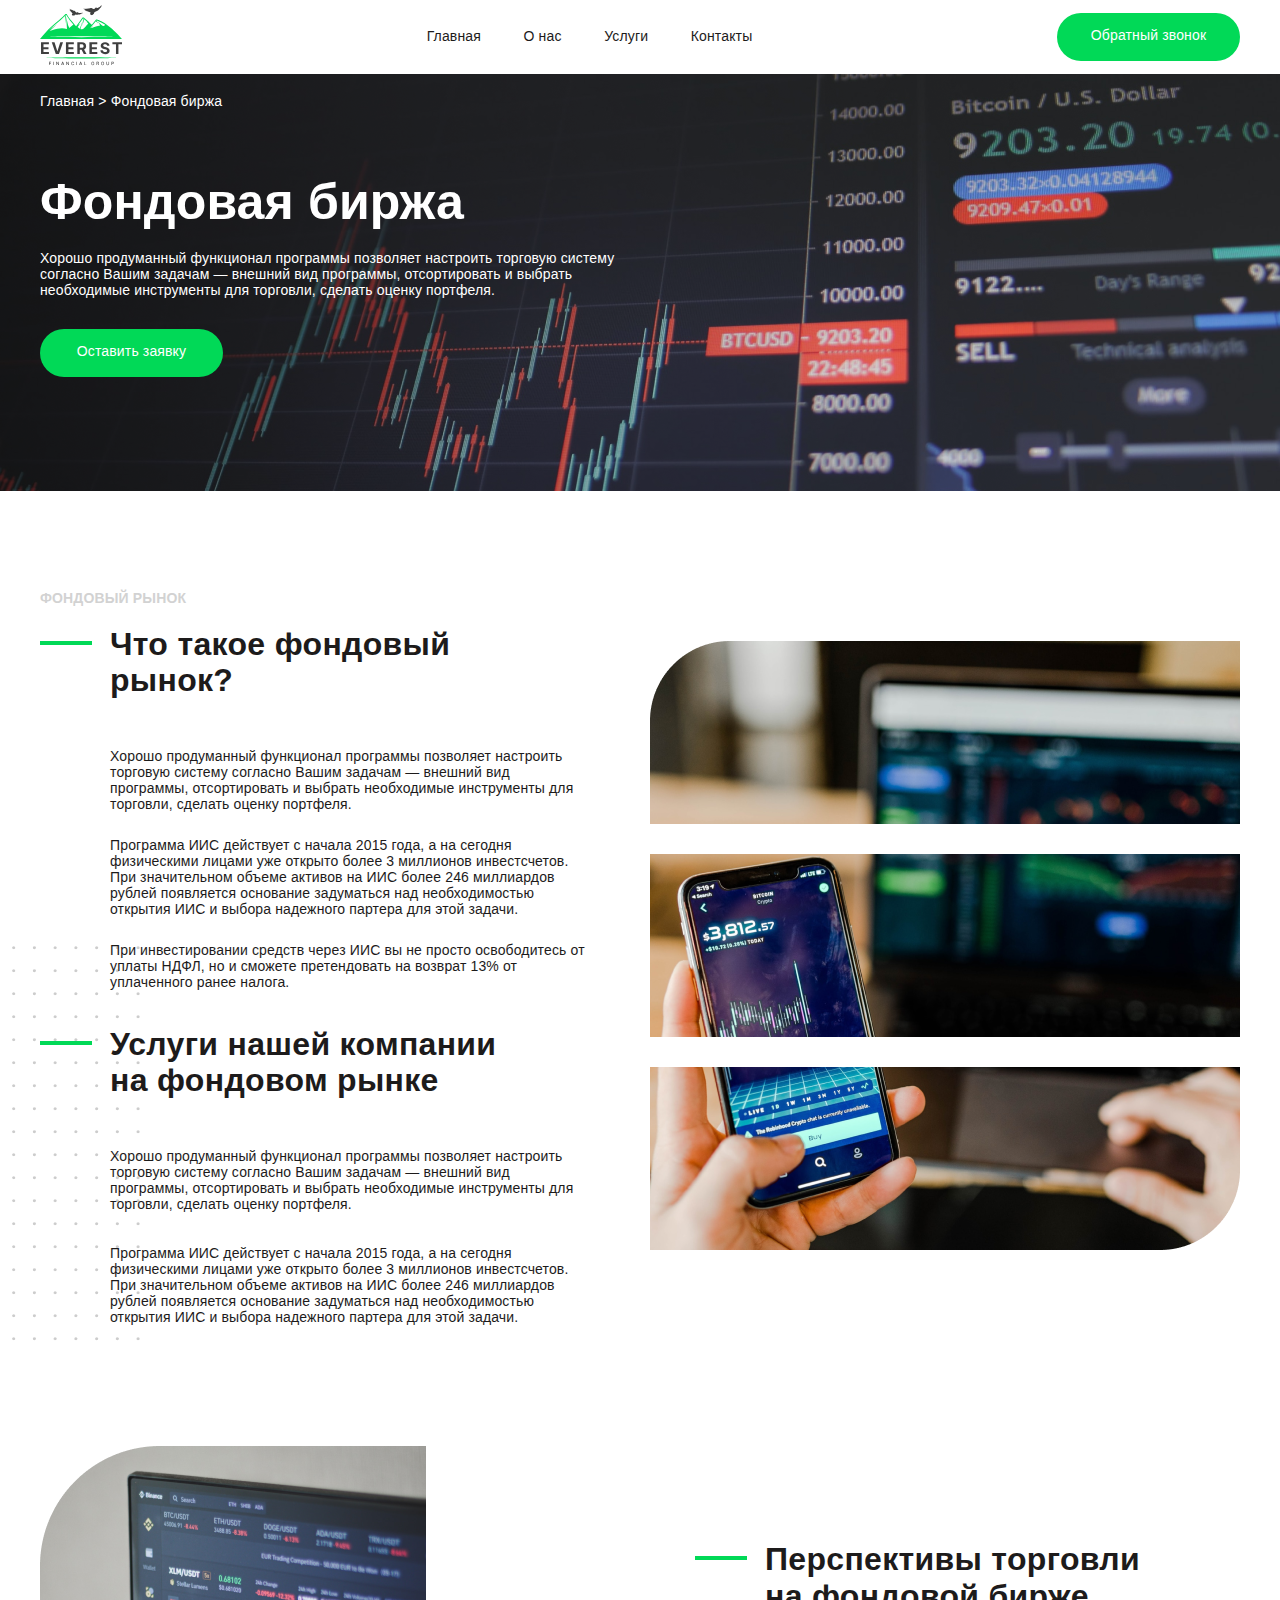
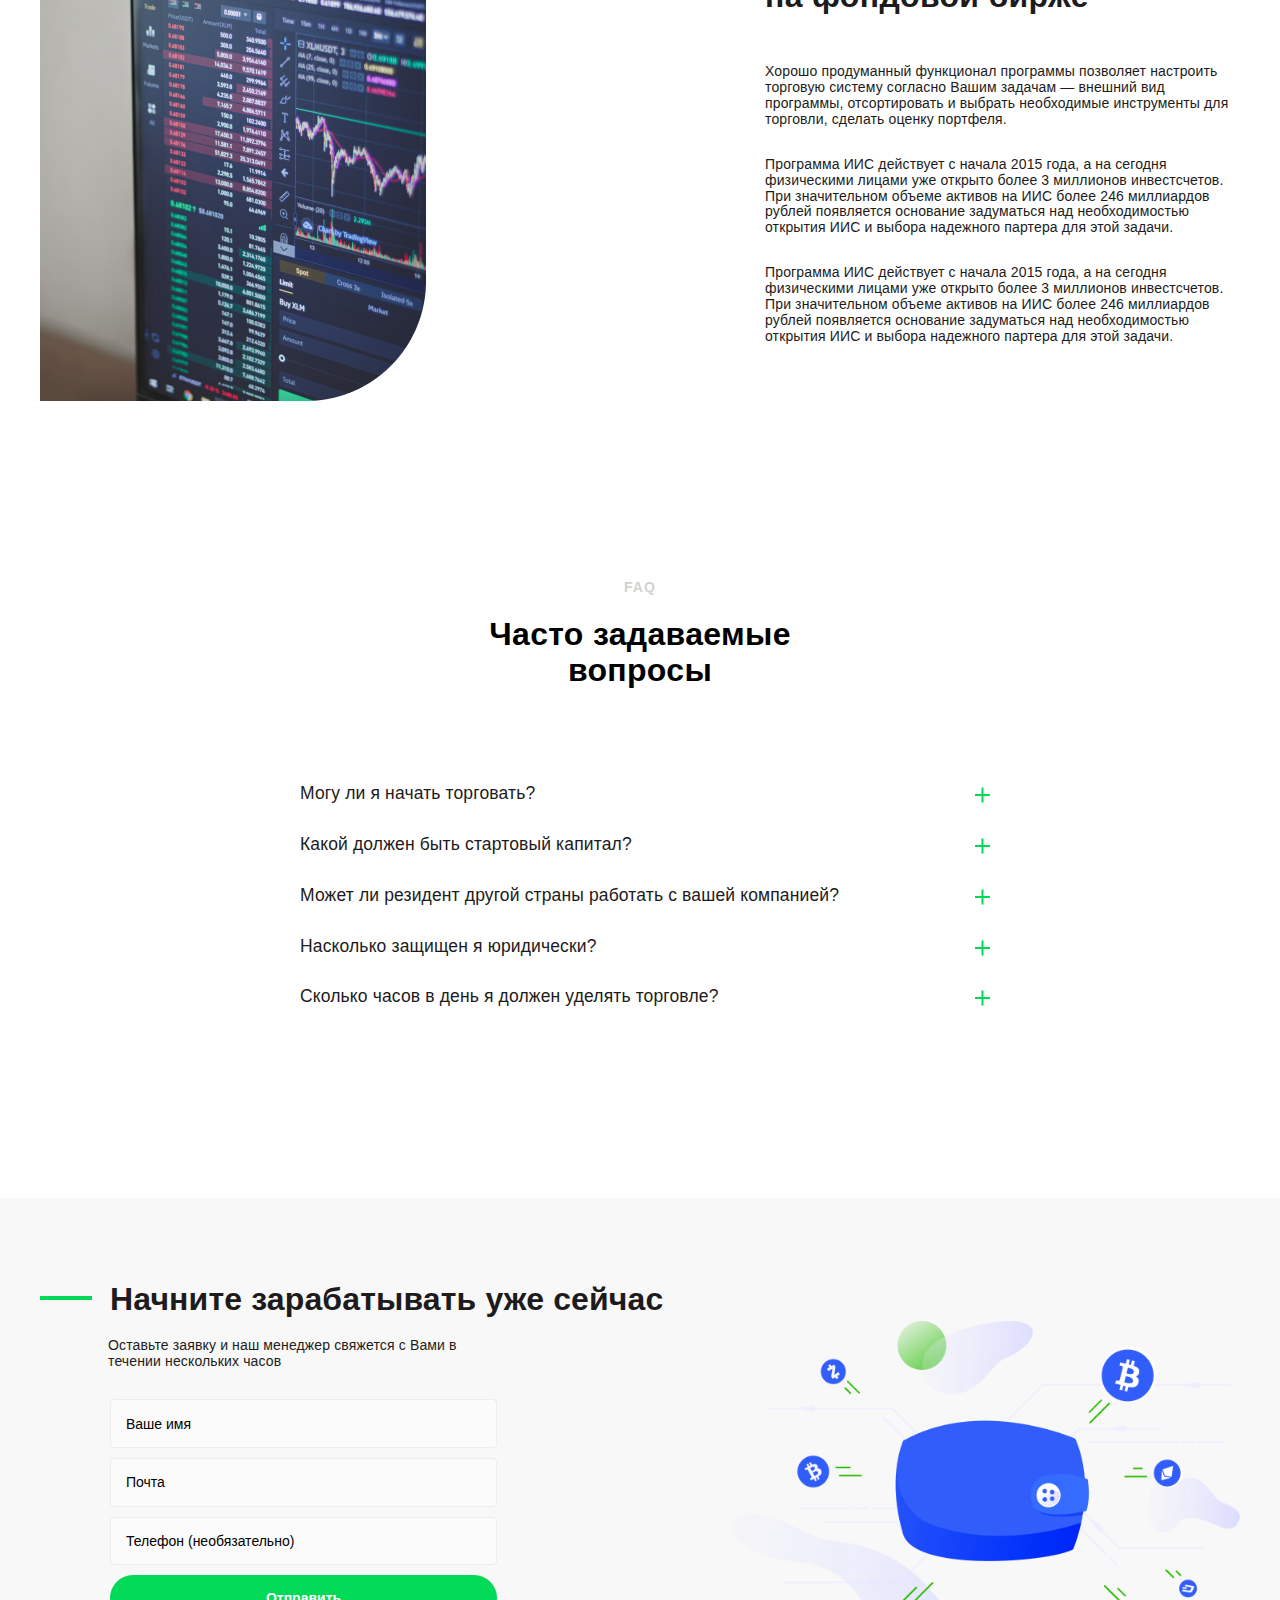
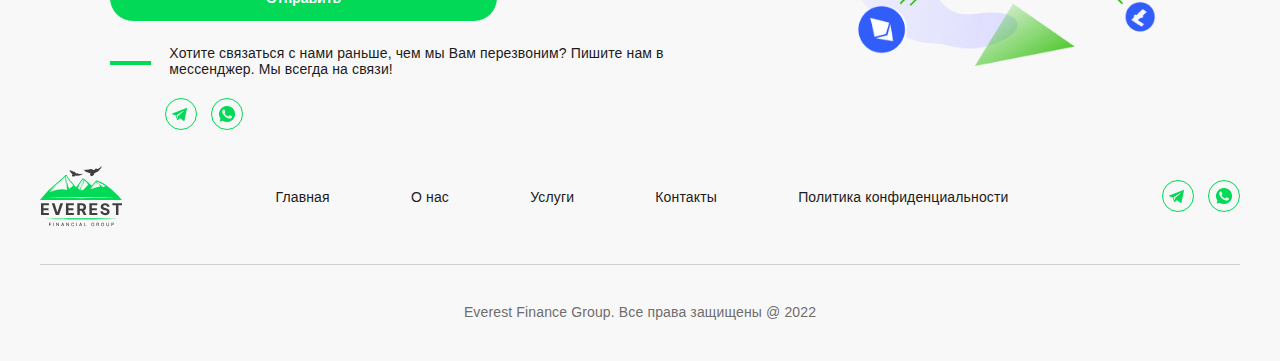
<file: exchange.html>
<!DOCTYPE html>
<html lang="ru">

<head>
  <meta charset="UTF-8" />
  <meta http-equiv="X-UA-Compatible" content="IE=edge" />
  <meta name="viewport" content="width=device-width, initial-scale=1.0" />
  <link rel="icon" type="image/x-icon" href="./images/logo_icon.svg" />
  <title>Everest</title>
  <link rel="stylesheet" href="css/all.css" />
  <link rel="stylesheet" href="css/style.css" />
  <link href="https://www.jqueryscript.net/css/jquerysctipttop.css" rel="stylesheet" type="text/css" />
  <script src="https://code.jquery.com/jquery-3.6.0.min.js"></script>
  <script src="./js/accordion.js"></script>
</head>

<body>
  <header class="header layout">
    <div class="header__logo__wrap">
      <a href="#" class="header__logo">
        <img src="./images/logo.svg" alt="logo" />
      </a>
    </div>
    <nav id="js-nav" class="nav">
      <ul class="list">
        <li>
          <a href="./index.html">Главная</a>
        </li>
        <li>
          <a href="./about_us.html">О нас</a>
        </li>
        <li class="header__item">
          <a href="./crypto.html" class="header__link">Услуги</a>
        </li>
        <li>
          <a href="./contacts.html">Контакты</a>
        </li>
      </ul>
    </nav>
    <div class="nav__contacts__wrap">
      <a href="#" id="modal_nav_mob" class="nav__contacts">
        <img src="./images/contacts.svg" alt="contacts" />
      </a>
    </div>
    <button id="js-hamburger" class="hamburger" type="button">
      <span id="js-top-line" class="top-line"></span>
      <span id="js-center-line" class="center-line"></span>
      <span id="js-bottom-line" class="bottom-line"></span>
    </button>
    <nav class="nav__opacity">
      <ul>
        <li>
          <a href="./index.html">Главная</a>
        </li>
        <li>
          <a href="./about_us.html">О нас</a>
        </li>
        <li class="header__item">
          <a href="./crypto.html" class="header__link">Услуги</a>
        </li>
        <li>
          <a href="./contacts.html">Контакты</a>
        </li>
      </ul>
    </nav>
    <div class="button__link__wrap">
      <a href="#" id="modal_nav" class="button__link">Обратный звонок</a>
    </div>
  </header>
  <main>
    <section class="first_exchange">
      <div class="layout">
        <div class="about__nav">
          <a href="./index.html" class="about__item about__link">Главная</a>
          <span class="about__item">></span>
          <a href="#" class="about__item">Фондовая биржа</a>
        </div>
        <div class="first__wrap">
          <div class="exchange__title">
            <h2 class="title__first">Фондовая биржа</h2>
            <p class="desc__first">
              Хорошо продуманный функционал программы позволяет настроить
              торговую систему согласно Вашим задачам — внешний вид программы,
              отсортировать и выбрать необходимые инструменты для торговли,
              сделать оценку портфеля.
            </p>
            <div class="exchange__button">
              <a href="./contacts.html" class="button__link">Оставить заявку</a>
            </div>
          </div>
        </div>
      </div>

    </section>
    <section class="second_exchange layout">
      <div class="image__second__mob">
        <img src="./images/exchange_in_mob.png" alt="exchange" />
      </div>
      <div class="container__second">
        <h3 class="title__second">ФОНДОВЫЙ РЫНОК</h3>
        <div class="wrap__second">
          <div class="exchange__wrap">
            <div class="green__wrap">
              <hr class="green__line" />
              <h4 class="exchange__description">Что такое фондовый рынок?</h4>
            </div>
            <div class="desc__wrap">
              <p class="desc__second">
                Хорошо продуманный функционал программы позволяет настроить
                торговую систему согласно Вашим задачам — внешний вид
                программы, отсортировать и выбрать необходимые инструменты для
                торговли, сделать оценку портфеля.
              </p>
              <p class="desc__second">
                Программа ИИС действует с начала 2015 года, а на сегодня
                физическими лицами уже открыто более 3 миллионов инвестсчетов.
                При значительном объеме активов на ИИС более 246 миллиардов
                рублей появляется основание задуматься над необходимостью
                открытия ИИС и выбора надежного партера для этой задачи.
              </p>
              <p class="desc__second">
                При инвестировании средств через ИИС вы не просто освободитесь
                от уплаты НДФЛ, но и сможете претендовать на возврат 13% от
                уплаченного ранее налога.
              </p>
            </div>
            <div class="green__wrap">
              <hr class="green__line" />
              <h4 class="exchange__description">
                Услуги нашей компании на фондовом рынке
              </h4>
            </div>
            <div class="exchange__desc">
              <p class="desc__second">
                Хорошо продуманный функционал программы позволяет настроить
                торговую систему согласно Вашим задачам — внешний вид
                программы, отсортировать и выбрать необходимые инструменты для
                торговли, сделать оценку портфеля.
              </p>
              <p class="desc__second">
                Программа ИИС действует с начала 2015 года, а на сегодня
                физическими лицами уже открыто более 3 миллионов инвестсчетов.
                При значительном объеме активов на ИИС более 246 миллиардов
                рублей появляется основание задуматься над необходимостью
                открытия ИИС и выбора надежного партера для этой задачи.
              </p>
            </div>
          </div>
          <div class="image__second">
            <img src="./images/exchange_in_mob.png" alt="exchange" />
          </div>
        </div>
        <div class="dotes__second">
          <img src="./images/dotes.png" alt="dotes" />
        </div>
      </div>
    </section>
    <section class="third_exchange layout">
      <div class="third__wrap">
        <div class="third__image">
          <img src="./images/exchange_schedule.png" alt="schedule" />
        </div>
        <div class="third__green">
          <div class="green__wrap">
            <hr class="green__line" />
            <h4 class="exchange__description">
              Перспективы торговли на фондовой бирже
            </h4>
          </div>
          <div class="desc__wrap">
            <p class="desc__second">
              Хорошо продуманный функционал программы позволяет настроить
              торговую систему согласно Вашим задачам — внешний вид программы,
              отсортировать и выбрать необходимые инструменты для торговли,
              сделать оценку портфеля.
            </p>
            <p class="desc__second">
              Программа ИИС действует с начала 2015 года, а на сегодня
              физическими лицами уже открыто более 3 миллионов инвестсчетов.
              При значительном объеме активов на ИИС более 246 миллиардов
              рублей появляется основание задуматься над необходимостью
              открытия ИИС и выбора надежного партера для этой задачи.
            </p>
            <p class="desc__second">
              Программа ИИС действует с начала 2015 года, а на сегодня
              физическими лицами уже открыто более 3 миллионов инвестсчетов.
              При значительном объеме активов на ИИС более 246 миллиардов
              рублей появляется основание задуматься над необходимостью
              открытия ИИС и выбора надежного партера для этой задачи.
            </p>
          </div>
        </div>
      </div>
    </section>
    <section class="four_accordion">
      <div class="container">
        <h3 class="grey_subtitle">FAQ</h3>
        <h4 class="title_accordion">
          Часто задаваемые <br />
          вопросы
        </h4>
        <div id="accordion" class="accordion-container">
          <h4 class="accordion-title">Могу ли я начать торговать?</h4>
          <div class="accordion-content">
            <p>
              Хорошо продуманный функционал программы позволяет настроить
              торговую систему согласно Вашим задачам — внешний вид программы,
              отсортировать и выбрать необходимые инструменты для торговли,
              сделать оценку портфеля.
            </p>
          </div>
          <h4 class="accordion-title">
            Какой должен быть стартовый капитал?
          </h4>
          <div class="accordion-content">
            <p>
              Хорошо продуманный функционал программы позволяет настроить
              торговую систему согласно Вашим задачам — внешний вид программы,
              отсортировать и выбрать необходимые инструменты для торговли,
              сделать оценку портфеля.
            </p>
          </div>
          <h4 class="accordion-title">
            Может ли резидент другой страны работать с вашей компанией?
          </h4>
          <div class="accordion-content">
            <p>
              Хорошо продуманный функционал программы позволяет настроить
              торговую систему согласно Вашим задачам — внешний вид программы,
              отсортировать и выбрать необходимые инструменты для торговли,
              сделать оценку портфеля.
            </p>
          </div>
          <h4 class="accordion-title">Насколько защищен я юридически?</h4>
          <div class="accordion-content">
            <p>
              Хорошо продуманный функционал программы позволяет настроить
              торговую систему согласно Вашим задачам — внешний вид программы,
              отсортировать и выбрать необходимые инструменты для торговли,
              сделать оценку портфеля.
            </p>
          </div>
          <h4 class="accordion-title">
            Сколько часов в день я должен уделять торговле?
          </h4>
          <div class="accordion-content">
            <p>
              Хорошо продуманный функционал программы позволяет настроить
              торговую систему согласно Вашим задачам — внешний вид программы,
              отсортировать и выбрать необходимые инструменты для торговли,
              сделать оценку портфеля.
            </p>
          </div>
        </div>
      </div>
    </section>
  </main>
  <footer class="footer">
    <section class="footer__top layout">
      <div class="footer__wrap">
        <div class="green__wrap">
          <hr class="green__line" />
          <h4 class="title">Начните зарабатывать уже сейчас</h4>
        </div>
        <p class="description__form">
          Оставьте заявку и наш менеджер свяжется с Вами в течении нескольких
          часов
        </p>
        <div class="footer__form">
          <form action="" class="form">
            <input type="text" class="input__form" min="1" placeholder="Ваше имя" required />
            <input type="email" class="input__form" placeholder="Почта" required />
            <input type="tel" class="input__form" maxlength="16" placeholder="Телефон (необязательно)" />
            <input type="submit" id="submit1" class="button" value="Отправить" />
          </form>
          <div class="green__wrap">
            <hr class="green__line" />
            <p class="description">
              Хотите связаться с нами раньше, чем мы Вам перезвоним? Пишите
              нам в мессенджер. Мы всегда на связи!
            </p>
          </div>
          <div class="contacts">
            <a href="#" class="contacts__item">
              <img src="./images/telegram.svg" alt="telegram" /></a>
            <a href="#">
              <img src="./images/whatsapp.svg" alt="whatsapp" /></a>
          </div>
        </div>
      </div>

      <div class="">
        <img src="./images/footer_wallet.png" alt="wallet" />
      </div>
    </section>
    <section class="footer footer__bottom">
      <div class="section__top layout">
        <a href="#" class="header__logo">
          <img src="./images/logo.svg" alt="logo" />
        </a>
        <div class="section__top_nav">
          <ul class="nav__footer">
            <li>
              <a href="./index.html">Главная</a>
            </li>
            <li>
              <a href="./about_us.html">О нас</a>
            </li>
            <li class="header__item">
              <a href="./crypto.html" class="header__link">Услуги</a>
            </li>
            <li>
              <a href="./contacts.html">Контакты</a>
            </li>
            <li>
              <a href="#">Политика конфиденциальности</a>
            </li>
          </ul>
        </div>

        <div class="section__top_contacts">
          <a href="#" class="contacts__footer">
            <img src="./images/telegram.svg" alt="telegram" /> </a><a href="#">
            <img src="./images/whatsapp.svg" alt="whatsapp" />
          </a>
        </div>
      </div>
      <div class="section__bottom layout">
        <h6 class="protect__footer">
          Everest Finance Group. Все права защищены @ 2022
        </h6>
      </div>
    </section>
  </footer>
  <div id="modal-1" class="modal">
    <div class="close__form">
      <div class="callback__form">
        <h3 class="title__form">Обратный звонок</h3>
        <form action="" class="form">
          <input type="text" class="input__form" min="1" placeholder="Ваше имя" required />
          <input type="tel" class="input__form" maxlength="16" placeholder="Телефон" required />
          <input type="email" class="input__form" placeholder="Почта (необязательно)" />
          <input type="submit" id="submit1f" class="button" value="Отправить" />
        </form>
      </div>
      <a href="#" class="modal__close-button">
        <img src="./images/close.png" alt="close" title="Закрыть" />
      </a>
    </div>
  </div>
  <div id="modal-2" class="modal2">
    <div class="close__form">
      <div class="callback__form">
        <h3 class="title__form">
          Вы успешно отправили заявку на обратный звонок. Мы вас наберем в
          ближайшее время!
        </h3>
      </div>
      <a href="#" class="modal__close-button">
        <img src="./images/close.png" alt="close" title="Закрыть" />
      </a>
    </div>
  </div>
  <script src="https://ajax.googleapis.com/ajax/libs/jquery/3.5.1/jquery.min.js"></script>
  <script src="./js/hamburger1.js"></script>
  <script src="./js/main.js"></script>
</body>

</html>
</file>
<file: css/style.css>
.modal {
  display: -webkit-box;
  display: -ms-flexbox;
  display: flex;
  visibility: hidden;
  opacity: 0;
  -webkit-transition: 0.3s;
  transition: 0.3s;
  background: rgba(0, 0, 0, 0.9);
  -webkit-box-pack: center;
      -ms-flex-pack: center;
          justify-content: center;
  -webkit-box-align: center;
      -ms-flex-align: center;
          align-items: center;
  position: fixed;
  height: 100%;
  width: 100%;
  top: 0;
  left: 0;
  z-index: 10;
}
.modal .close__form {
  display: -webkit-box;
  display: -ms-flexbox;
  display: flex;
  gap: 10px;
}
.modal .close__form .callback__form {
  display: -webkit-box;
  display: -ms-flexbox;
  display: flex;
  -webkit-box-orient: vertical;
  -webkit-box-direction: normal;
      -ms-flex-direction: column;
          flex-direction: column;
  width: 437px;
  height: 350px;
  background-color: #ffffff;
  border-radius: 12px;
}
@media (max-width: 767px) {
  .modal .close__form .callback__form {
    width: 325px;
  }
}
.modal .close__form .callback__form .form {
  width: 387px;
  height: 222px;
  display: -webkit-box;
  display: -ms-flexbox;
  display: flex;
  -webkit-box-orient: vertical;
  -webkit-box-direction: normal;
      -ms-flex-direction: column;
          flex-direction: column;
  -webkit-box-align: center;
      -ms-flex-align: center;
          align-items: center;
  margin: 0 auto;
}
@media (max-width: 767px) {
  .modal .close__form .callback__form .form {
    width: 100%;
    padding: 0 10px;
  }
}
.modal .close__form .callback__form .form .input__form {
  height: 100%;
  width: 100%;
  background: #fbfbfb;
  border: 1px solid #eeeded;
  border-radius: 4px;
  margin-bottom: 10px;
  padding-left: 15px;
  font-size: 14px;
}
.modal .close__form .callback__form .form .button {
  display: -webkit-box;
  display: -ms-flexbox;
  display: flex;
  -webkit-box-pack: center;
      -ms-flex-pack: center;
          justify-content: center;
  width: 183px;
  height: 48px;
  background: #01d957;
  border-radius: 27px;
  color: #ffffff;
  text-align: center;
  padding: 15px 0;
  -webkit-appearance: button;
  border: none;
  width: 100%;
  font-weight: 700;
  font-size: 14px;
  cursor: pointer;
}
.modal .close__form .callback__form .form .button:hover {
  text-decoration: none;
  background-color: #fff;
  color: #01d957;
  border: 2px solid;
  height: 46px;
  padding: 13px 0;
}
.modal .close__form .callback__form .title__form {
  font-weight: 600;
  font-size: 24px;
  margin: 30px auto;
}
.modal .modal__close-button {
  height: 17px;
}

.modal2 {
  display: -webkit-box;
  display: -ms-flexbox;
  display: flex;
  visibility: hidden;
  opacity: 0;
  -webkit-transition: 0.3s;
  transition: 0.3s;
  background: rgba(0, 0, 0, 0.9);
  -webkit-box-pack: center;
      -ms-flex-pack: center;
          justify-content: center;
  -webkit-box-align: center;
      -ms-flex-align: center;
          align-items: center;
  position: fixed;
  height: 100%;
  width: 100%;
  top: 0;
  left: 0;
  z-index: 10;
}
.modal2 .close__form {
  display: -webkit-box;
  display: -ms-flexbox;
  display: flex;
  gap: 10px;
}
.modal2 .close__form .callback__form {
  display: -webkit-box;
  display: -ms-flexbox;
  display: flex;
  -webkit-box-orient: vertical;
  -webkit-box-direction: normal;
      -ms-flex-direction: column;
          flex-direction: column;
  width: 437px;
  height: 225px;
  background-color: #ffffff;
  border-radius: 12px;
}
@media (max-width: 767px) {
  .modal2 .close__form .callback__form {
    width: 325px;
  }
}
.modal2 .close__form .callback__form .title__form {
  text-align: center;
  font-size: 24px;
  font-weight: 600;
  line-height: 114.8%;
  letter-spacing: 0.01em;
  padding: 51px 42px 0 42px;
}
@media (max-width: 767px) {
  .modal2 .close__form .callback__form .title__form {
    padding: 30px 42px 0 42px;
  }
}

.modal_active {
  visibility: visible;
  opacity: 1;
  -webkit-transition: 0.3s;
  transition: 0.3s;
}

.container {
  margin: 0 auto;
  width: 800px;
  padding: 25px;
  margin-bottom: 150px;
}
@media (max-width: 1279px) {
  .container {
    margin-bottom: 100px;
  }
}
@media (max-width: 767px) {
  .container {
    width: 343px;
    padding: 0;
  }
}
.container .grey_subtitle {
  font-weight: 900;
  font-size: 14px;
  line-height: 114.8%;
  color: #d2d2d2;
  text-align: center;
  letter-spacing: 0.075em;
  margin-bottom: 20px;
}
@media (max-width: 767px) {
  .container .grey_subtitle {
    font-size: 12px;
  }
}
.container .title_accordion {
  font-weight: 600;
  font-size: 32px;
  line-height: 114.8%;
  text-align: center;
  letter-spacing: 0.01em;
  color: #000000;
  margin-bottom: 80px;
}
@media (max-width: 767px) {
  .container .title_accordion {
    font-size: 24px;
  }
}

.accordion-container .accordion-title {
  padding-bottom: 30px;
  position: relative;
  margin: 0;
  padding: 0.995em 0.995em 0.995em 2em;
  font-size: 1.25em;
  font-weight: normal;
  color: #1d1b1b;
  cursor: pointer;
  border-radius: 15px;
}
@media (max-width: 767px) {
  .accordion-container .accordion-title {
    font-size: 17px;
    padding: 30px 30px 30px 0;
  }
}

.accordion-container .accordion-title:hover,
.accordion-container .accordion-title:active {
  -webkit-box-shadow: 0px 7px 40px rgba(0, 255, 0, 0.6);
          box-shadow: 0px 7px 40px rgba(0, 255, 0, 0.6);
}
@media (max-width: 767px) {
  .accordion-container .accordion-title:hover,
.accordion-container .accordion-title:active {
    -webkit-box-shadow: none;
            box-shadow: none;
  }
}

.accordion-container .accordion-title::before {
  content: "";
  position: absolute;
  top: 50%;
  right: 25px;
  width: 15px;
  height: 2px;
  -webkit-transform: rotate(90deg);
          transform: rotate(90deg);
  background: #01d957;
  -webkit-transition: all 0.3s ease-in-out;
  transition: all 0.3s ease-in-out;
}

.accordion-container .accordion-title::after {
  content: "";
  position: absolute;
  top: 50%;
  right: 25px;
  width: 15px;
  height: 2px;
  background: #01d957;
  -webkit-transition: all 0.2s ease-in-out;
  transition: all 0.2s ease-in-out;
}

.accordion-container .accordion-title.open::before {
  -webkit-transform: rotate(180deg);
          transform: rotate(180deg);
}

.accordion-container .accordion-title.open::after {
  opacity: 0;
}

.accordion-content {
  padding-left: 2.3125em;
  border-bottom: 1px solid #dfdfdf;
  padding: 30px 0;
  margin: 0 30px;
}
@media (max-width: 767px) {
  .accordion-content {
    font-size: 12px;
    padding: 30px 30px 30px 0;
    margin: 0;
  }
}

.contacts_section {
  display: -webkit-box;
  display: -ms-flexbox;
  display: flex;
  -webkit-box-orient: horizontal;
  -webkit-box-direction: normal;
      -ms-flex-direction: row;
          flex-direction: row;
  -webkit-box-align: center;
      -ms-flex-align: center;
          align-items: center;
  -webkit-box-pack: justify;
      -ms-flex-pack: justify;
          justify-content: space-between;
}
@media (max-width: 767px) {
  .contacts_section .left {
    display: none;
  }
}
.contacts_section .right {
  margin: 0 auto;
  width: 590px;
  height: 536px;
  display: -webkit-box;
  display: -ms-flexbox;
  display: flex;
  -webkit-box-orient: vertical;
  -webkit-box-direction: normal;
      -ms-flex-direction: column;
          flex-direction: column;
  -webkit-box-pack: justify;
      -ms-flex-pack: justify;
          justify-content: space-between;
}
@media (max-width: 1279px) {
  .contacts_section .right {
    height: 530px;
    margin: 30px 0 30px 30px;
  }
}
@media (max-width: 767px) {
  .contacts_section .right {
    height: auto;
    margin: 30px 10px;
  }
}
@media (max-width: 1279px) {
  .contacts_section .right .footer__form {
    margin-left: 0;
  }
}
@media (max-width: 767px) {
  .contacts_section .right .footer__form .form {
    margin: 0 auto;
  }
}
@media (max-width: 767px) {
  .contacts_section .right .footer__form .green__wrap {
    margin: 0 auto;
    width: 335px;
  }
}
.contacts_section .right .footer__form .description__form {
  margin: 0 auto;
}
@media (max-width: 767px) {
  .contacts_section .right .footer__form .description__form {
    margin: 0 0 20px 0;
  }
}
.contacts_section .right .green_title_wrap {
  display: -webkit-box;
  display: -ms-flexbox;
  display: flex;
  -webkit-box-orient: horizontal;
  -webkit-box-direction: normal;
      -ms-flex-direction: row;
          flex-direction: row;
  -webkit-box-align: center;
      -ms-flex-align: center;
          align-items: center;
}
.contacts_section .right .green_title_wrap .green {
  width: 52px;
  border: 2px solid #01d957;
  margin: 15px 18px 0 0;
  background-color: #01d957;
  margin: 0 18px 0 0;
}
@media (max-width: 767px) {
  .contacts_section .right .contacts__title {
    margin: 50px 0;
  }
}
.contacts_section .right .title_contacts {
  font-size: 32px;
  line-height: 114.8%;
}

.title_item_wrap {
  display: -webkit-box;
  display: -ms-flexbox;
  display: flex;
  -webkit-box-orient: horizontal;
  -webkit-box-direction: normal;
      -ms-flex-direction: row;
          flex-direction: row;
  -webkit-box-pack: justify;
      -ms-flex-pack: justify;
          justify-content: space-between;
}
@media (max-width: 767px) {
  .title_item_wrap {
    -webkit-box-orient: vertical;
    -webkit-box-direction: normal;
        -ms-flex-direction: column;
            flex-direction: column;
    gap: 25px;
  }
}
.title_item_wrap .title_item {
  font-weight: 900;
  color: #d2d2d2;
  margin-bottom: 15px;
}
@media (max-width: 1279px) {
  .title_item_wrap .title_item {
    width: auto;
  }
}

.first_crypto {
  background-image: url(../images/crypto_main.png);
  height: 417px;
  background-repeat: no-repeat;
  background-size: cover;
  width: 100%;
  display: -webkit-box;
  display: -ms-flexbox;
  display: flex;
  -webkit-box-align: center;
      -ms-flex-align: center;
          align-items: center;
  margin-bottom: 100px;
}
.first_crypto .layout {
  height: 100%;
}
.first_crypto .first__wrap {
  width: 590px;
  height: 220px;
  color: white;
  display: -webkit-box;
  display: -ms-flexbox;
  display: flex;
  -webkit-box-orient: vertical;
  -webkit-box-direction: normal;
      -ms-flex-direction: column;
          flex-direction: column;
  -webkit-box-pack: justify;
      -ms-flex-pack: justify;
          justify-content: space-between;
  margin-top: 100px;
}
@media (max-width: 767px) {
  .first_crypto .first__wrap {
    width: 335px;
  }
}
.first_crypto .first__wrap .title__first {
  font-weight: 600;
  font-size: 50px;
  line-height: 114.8%;
}
@media (max-width: 767px) {
  .first_crypto .first__wrap .title__first {
    font-size: 24px;
    text-align: center;
  }
}
.first_crypto .first__wrap .desc__first {
  font-weight: 400;
  font-size: 14px;
  line-height: 114.8%;
  margin-bottom: 30px;
}
@media (max-width: 767px) {
  .first_crypto .first__wrap .desc__first {
    font-size: 12px;
    text-align: center;
  }
}
.first_crypto .exchange__title {
  height: 219px;
}
.first_crypto .exchange__title .title__first {
  margin-bottom: 20px;
}
.first_crypto .exchange__title .exchange__button {
  display: -webkit-box;
  display: -ms-flexbox;
  display: flex;
}

.nav {
  position: fixed;
  top: 0;
  right: 0;
  width: 375px;
  height: 100vh;
  -webkit-transition: opacity 1s, -webkit-transform 0.7s;
  transition: opacity 1s, -webkit-transform 0.7s;
  transition: transform 0.7s, opacity 1s;
  transition: transform 0.7s, opacity 1s, -webkit-transform 0.7s;
  -webkit-transform: translateX(100%);
          transform: translateX(100%);
  opacity: 0;
  color: #1d1b1b;
  background: #fff;
}

.nav.show {
  -webkit-transform: translateX(0%);
          transform: translateX(0%);
  opacity: 1;
  z-index: 3;
}

.list {
  display: -webkit-box;
  display: -ms-flexbox;
  display: flex;
  -webkit-box-orient: vertical;
  -webkit-box-direction: normal;
      -ms-flex-direction: column;
          flex-direction: column;
  -webkit-box-pack: center;
      -ms-flex-pack: center;
          justify-content: center;
  -webkit-box-align: center;
      -ms-flex-align: center;
          align-items: center;
  height: inherit;
}

.list li {
  margin: 1.5rem auto;
  font-size: 1.25rem;
}

.hamburger {
  opacity: 0;
  position: absolute;
  right: 0px;
  top: 20px;
  width: 45px;
  height: 19px;
  z-index: 1;
  border: none;
  background: none;
  z-index: 5;
}
@media (max-width: 767px) {
  .hamburger {
    opacity: 1;
  }
}

.hamburger span {
  position: absolute;
  left: 0;
  background: #01d957;
  width: 28px;
  height: 3px;
  border-radius: 8px;
  -webkit-transition: opacity 0.5s, -webkit-transform 0.5s;
  transition: opacity 0.5s, -webkit-transform 0.5s;
  transition: transform 0.5s, opacity 0.5s;
  transition: transform 0.5s, opacity 0.5s, -webkit-transform 0.5s;
  z-index: 5;
}

.top-line {
  top: 0px;
}

.center-line {
  top: 8px;
}

.bottom-line {
  bottom: 0px;
}

.top-line.active {
  -webkit-transform: translateY(8px) rotate(45deg);
          transform: translateY(8px) rotate(45deg);
}

.center-line.active {
  opacity: 0;
}

.bottom-line.active {
  -webkit-transform: translateY(-8px) rotate(-45deg);
          transform: translateY(-8px) rotate(-45deg);
}

html {
  scroll-behavior: smooth;
}

body {
  font-family: "Red Hat Display", sans-serif;
  font-weight: 400;
  font-size: 14px;
  color: #1d1b1b;
  line-height: 114.8%;
  letter-spacing: 0.01em;
  width: 100%;
}

.layout {
  display: block;
  position: relative;
  overflow: hidden;
  width: 1200px;
  margin: 0 auto 0 auto;
}
@media (max-width: 1279px) {
  .layout {
    width: 768px;
  }
}
@media (max-width: 767px) {
  .layout {
    width: auto;
  }
}

a {
  color: #1d1b1b;
  text-decoration: none;
}

span {
  color: #01d957;
}

.header {
  display: -webkit-box;
  display: -ms-flexbox;
  display: flex;
  height: 74px;
  -webkit-box-pack: justify;
      -ms-flex-pack: justify;
          justify-content: space-between;
  -webkit-box-align: center;
      -ms-flex-align: center;
          align-items: center;
}
@media (max-width: 767px) {
  .header {
    margin: 0 20px;
    height: 60px;
  }
}
.header .header__logo__wrap {
  display: -webkit-box;
  display: -ms-flexbox;
  display: flex;
}
@media (max-width: 767px) {
  .header .header__logo__wrap {
    width: 52px;
  }
}
.header .header__logo {
  height: 100%;
  background-repeat: no-repeat;
}
@media (max-width: 767px) {
  .header .nav__opacity {
    display: none;
  }
}
.header .nav__contacts__wrap {
  margin-right: 35px;
  position: absolute;
  top: 10px;
  right: 45px;
  width: 40px;
}
.header .nav__contacts {
  display: none;
}
@media (max-width: 767px) {
  .header .nav__contacts {
    display: -webkit-box;
    display: -ms-flexbox;
    display: flex;
    -webkit-box-align: center;
        -ms-flex-align: center;
            align-items: center;
    -webkit-box-pack: end;
        -ms-flex-pack: end;
            justify-content: end;
    width: 100%;
    margin-right: 34px;
    z-index: 5;
  }
}
.header nav {
  display: -webkit-box;
  display: -ms-flexbox;
  display: flex;
}
.header nav ul {
  display: -webkit-box;
  display: -ms-flexbox;
  display: flex;
  -webkit-box-pack: space-evenly;
      -ms-flex-pack: space-evenly;
          justify-content: space-evenly;
  width: 411px;
}
.header nav ul a:hover {
  color: #01d957;
}
@media (max-width: 767px) {
  .header .button__link {
    display: none;
  }
}

.button__link__wrap {
  display: -webkit-box;
  display: -ms-flexbox;
  display: flex;
}

.button__link {
  display: -webkit-box;
  display: -ms-flexbox;
  display: flex;
  -webkit-box-pack: center;
      -ms-flex-pack: center;
          justify-content: center;
  width: 183px;
  height: 48px;
  background: #01d957;
  border-radius: 27px;
  color: #ffffff;
  text-align: center;
  padding: 15px 0;
  -webkit-appearance: button;
}
@media (max-width: 767px) {
  .button__link {
    margin: 0 auto;
    width: 335px;
  }
}

.button__link:hover {
  text-decoration: none;
  background-color: #fff;
  color: #01d957;
  border: 2px solid;
}

.first {
  height: 500px;
  background-image: url(../images/main_bgr.png);
  background-repeat: no-repeat;
  background-size: cover;
  width: 100%;
  display: -webkit-box;
  display: -ms-flexbox;
  display: flex;
  -webkit-box-align: center;
      -ms-flex-align: center;
          align-items: center;
}
.first .container__first {
  height: 265px;
  width: 711px;
  color: white;
  display: -webkit-box;
  display: -ms-flexbox;
  display: flex;
  -webkit-box-orient: vertical;
  -webkit-box-direction: normal;
      -ms-flex-direction: column;
          flex-direction: column;
  -webkit-box-pack: justify;
      -ms-flex-pack: justify;
          justify-content: space-between;
  margin-left: 120px;
}
@media (max-width: 1279px) {
  .first .container__first {
    margin-left: 80px;
  }
}
@media (max-width: 767px) {
  .first .container__first {
    -webkit-box-pack: center;
        -ms-flex-pack: center;
            justify-content: center;
    text-align: center;
    gap: 20px;
    margin: 0 auto;
    width: 341px;
    height: 234px;
  }
}
.first .container__first .title__first {
  font-weight: 600;
  font-size: 50px;
  line-height: 114.8%;
}
@media (max-width: 767px) {
  .first .container__first .title__first {
    font-weight: 600;
    font-size: 24px;
    line-height: 114.8%;
    text-align: center;
    letter-spacing: 0.01em;
  }
}
.first .container__first .desc__first {
  font-weight: 400;
  font-size: 14px;
  line-height: 114.8%;
}
@media (max-width: 767px) {
  .first .container__first .desc__first {
    font-weight: 400;
    font-size: 12px;
    line-height: 150%;
    text-align: center;
    letter-spacing: 0.01em;
  }
}

.second {
  height: 600px;
  display: -webkit-box;
  display: -ms-flexbox;
  display: flex;
  -webkit-box-align: center;
      -ms-flex-align: center;
          align-items: center;
  position: relative;
  overflow: visible;
}
@media (max-width: 767px) {
  .second {
    height: 679px;
    margin-top: 70px;
    margin-bottom: 100px;
    -webkit-box-pack: center;
        -ms-flex-pack: center;
            justify-content: center;
    -webkit-box-align: start;
        -ms-flex-align: start;
            align-items: flex-start;
  }
}
.second .container__second {
  display: -webkit-box;
  display: -ms-flexbox;
  display: flex;
  height: 423px;
}
@media (max-width: 767px) {
  .second .container__second {
    width: 335px;
  }
}
.second .container__second .title__second {
  width: 52px;
  font-weight: 900;
  color: #d2d2d2;
}
@media (max-width: 767px) {
  .second .container__second .title__second {
    font-weight: 900;
    font-size: 12px;
    line-height: 114.8%;
  }
}
.second .container__second .wrap__second {
  width: 520px;
  display: -webkit-box;
  display: -ms-flexbox;
  display: flex;
  -webkit-box-orient: vertical;
  -webkit-box-direction: normal;
      -ms-flex-direction: column;
          flex-direction: column;
  -webkit-box-pack: justify;
      -ms-flex-pack: justify;
          justify-content: space-between;
  margin-right: 47px;
}
@media (max-width: 767px) {
  .second .container__second .wrap__second {
    width: 335px;
  }
}
.second .container__second .wrap__second .image__mobile__second {
  display: none;
}
@media (max-width: 767px) {
  .second .container__second .wrap__second .image__mobile__second {
    display: -webkit-box;
    display: -ms-flexbox;
    display: flex;
    -webkit-box-orient: vertical;
    -webkit-box-direction: normal;
        -ms-flex-direction: column;
            flex-direction: column;
    -webkit-box-pack: center;
        -ms-flex-pack: center;
            justify-content: center;
  }
}
.second .container__second .wrap__second .image__mobile__second .image__big {
  opacity: 0;
}
@media (max-width: 767px) {
  .second .container__second .wrap__second .image__mobile__second .image__big {
    opacity: 1;
    position: relative;
    width: 335px;
  }
}
.second .container__second .wrap__second .image__mobile__second .image__small {
  opacity: 0;
}
@media (max-width: 767px) {
  .second .container__second .wrap__second .image__mobile__second .image__small {
    opacity: 1;
    position: relative;
    bottom: 90px;
    left: 185px;
    width: 150px;
  }
}
.second .container__second .wrap__second .desc__second {
  margin-left: 70px;
}
@media (max-width: 767px) {
  .second .container__second .wrap__second .desc__second {
    position: relative;
    top: -45px;
    margin-left: 0;
    font-weight: 400;
    font-size: 12px;
    line-height: 114.8%;
    margin-bottom: 15px;
  }
}
.second .container__second .wrap__second .button__link {
  margin-left: 70px;
}
@media (max-width: 1279px) {
  .second .container__second .wrap__second .button__link {
    margin-top: 30px;
  }
}
@media (max-width: 767px) {
  .second .container__second .wrap__second .button__link {
    display: none;
  }
}
.second .container__second .wrap__second .green_title_second {
  display: -webkit-box;
  display: -ms-flexbox;
  display: flex;
  -webkit-box-orient: horizontal;
  -webkit-box-direction: normal;
      -ms-flex-direction: row;
          flex-direction: row;
  -webkit-box-pack: start;
      -ms-flex-pack: start;
          justify-content: start;
  -webkit-box-align: center;
      -ms-flex-align: center;
          align-items: center;
}
@media (max-width: 767px) {
  .second .container__second .wrap__second .green_title_second {
    margin-bottom: 40px;
  }
}
.second .container__second .wrap__second .green_title_second .green {
  width: 52px;
  border: 1.4px solid #01d957;
  margin: 0 18px 0 0;
  background-color: #01d957;
  margin-top: 34px;
}
@media (max-width: 767px) {
  .second .container__second .wrap__second .green_title_second .green {
    margin-top: 15px;
    width: 41px;
  }
}
.second .container__second .wrap__second .green_title_second .title__description {
  font-weight: 600;
  font-size: 32px;
  margin-top: 35px;
}
@media (max-width: 767px) {
  .second .container__second .wrap__second .green_title_second .title__description {
    margin-top: 15px;
  }
}
.second .container__second .image__second {
  display: block;
  margin-top: 50px;
}
@media (max-width: 767px) {
  .second .container__second .image__second {
    display: none;
  }
}
.second .dotes__second {
  position: absolute;
  width: 536px;
  height: 471px;
  top: 445px;
  left: -120px;
  z-index: -1;
}
@media (max-width: 767px) {
  .second .dotes__second {
    display: none;
  }
}

.third {
  height: 600px;
  position: relative;
  overflow: visible;
  display: -webkit-box;
  display: -ms-flexbox;
  display: flex;
  -webkit-box-orient: vertical;
  -webkit-box-direction: normal;
      -ms-flex-direction: column;
          flex-direction: column;
  -webkit-box-pack: center;
      -ms-flex-pack: center;
          justify-content: center;
}
@media (max-width: 1279px) {
  .third {
    height: auto;
  }
}
@media (max-width: 767px) {
  .third {
    width: 335px;
    height: 1113px;
    display: -webkit-box;
    display: -ms-flexbox;
    display: flex;
    -webkit-box-pack: start;
        -ms-flex-pack: start;
            justify-content: flex-start;
    margin-bottom: 100px;
  }
}
.third .title__third {
  font-weight: 900;
  color: #d2d2d2;
  margin-bottom: 40px;
}
@media (max-width: 767px) {
  .third .title__third {
    font-weight: 900;
    font-size: 12px;
    line-height: 114.8%;
    margin-bottom: 15px;
  }
}
.third .title__wrap {
  display: -webkit-box;
  display: -ms-flexbox;
  display: flex;
  margin-bottom: 50px;
}
.third .title__wrap .green__line__wrap {
  width: 41px;
  margin-right: 6px;
}
.third .title__wrap .green__line {
  width: 52px;
  border: 1.4px solid #01d957;
  background-color: #01d957;
}
@media (max-width: 767px) {
  .third .title__wrap .green__line {
    width: 41px;
  }
}
.third .title__wrap .title__span {
  font-weight: 600;
  font-size: 32px;
  margin-left: 20px;
  line-height: initial;
}
@media (max-width: 767px) {
  .third .title__wrap .title__span {
    font-weight: 600;
    font-size: 24px;
    line-height: 114.8%;
    margin-left: 0;
  }
}
@media (max-width: 1279px) {
  .third .wrap__third_height {
    height: 750px;
  }
}
@media (max-width: 767px) {
  .third .wrap__third_height {
    height: auto;
  }
}
.third .wrap__third {
  display: -webkit-box;
  display: -ms-flexbox;
  display: flex;
  -webkit-box-orient: horizontal;
  -webkit-box-direction: normal;
      -ms-flex-direction: row;
          flex-direction: row;
  -webkit-box-pack: justify;
      -ms-flex-pack: justify;
          justify-content: space-between;
  -ms-flex-wrap: wrap;
      flex-wrap: wrap;
  gap: 20px;
  height: 312px;
}
@media (max-width: 1279px) {
  .third .wrap__third {
    -webkit-box-pack: center;
        -ms-flex-pack: center;
            justify-content: center;
  }
}
.third .wrap__third .shadow {
  background: #ffffff;
  -webkit-box-shadow: 0px 7px 40px rgba(0, 0, 0, 0.1);
          box-shadow: 0px 7px 40px rgba(0, 0, 0, 0.1);
  border-radius: 14px;
  display: -webkit-box;
  display: -ms-flexbox;
  display: flex;
  -webkit-box-orient: vertical;
  -webkit-box-direction: normal;
      -ms-flex-direction: column;
          flex-direction: column;
  gap: 108px;
  position: relative;
  padding: 30px;
  width: 590px;
  cursor: pointer;
  -webkit-transition: 0.3s;
  transition: 0.3s;
}
@media (max-width: 767px) {
  .third .wrap__third .shadow {
    width: 335px;
    height: 473px;
    gap: 20px;
  }
}
@media (max-width: 767px) {
  .third .wrap__third .shadow .wrap__third__logo {
    display: -webkit-box;
    display: -ms-flexbox;
    display: flex;
    -webkit-box-pack: center;
        -ms-flex-pack: center;
            justify-content: center;
    -webkit-box-ordinal-group: 4;
        -ms-flex-order: 3;
            order: 3;
  }
}
.third .wrap__third .shadow .title__green {
  font-weight: 600;
  font-size: 24px;
  color: #01d957;
  margin-bottom: 15px;
}
@media (max-width: 767px) {
  .third .wrap__third .shadow .title__green {
    font-weight: 600;
    font-size: 17px;
    line-height: 114.8%;
  }
}
.third .wrap__third .shadow .position__img {
  position: absolute;
  right: 0;
}
@media (max-width: 767px) {
  .third .wrap__third .shadow .position__img {
    display: none;
  }
}
.third .wrap__third .shadow .mob__third__wrap {
  display: none;
}
@media (max-width: 767px) {
  .third .wrap__third .shadow .mob__third__wrap {
    display: -webkit-box;
    display: -ms-flexbox;
    display: flex;
    -webkit-box-pack: center;
        -ms-flex-pack: center;
            justify-content: center;
  }
}
.third .wrap__third .shadow .image__mob__third {
  display: none;
}
@media (max-width: 767px) {
  .third .wrap__third .shadow .image__mob__third {
    display: -webkit-box;
    display: -ms-flexbox;
    display: flex;
    -webkit-box-pack: center;
        -ms-flex-pack: center;
            justify-content: center;
    -webkit-box-ordinal-group: 2;
        -ms-flex-order: 1;
            order: 1;
    width: 240px;
  }
}
.third .wrap__third .shadow .position__right {
  right: 25px;
}
.third .wrap__third .shadow .title__width {
  width: 590px;
}
@media (max-width: 767px) {
  .third .wrap__third .shadow .title__width {
    width: 295px;
  }
}
.third .wrap__third .shadow .title__width .desc__width {
  width: 400px;
}
@media (max-width: 767px) {
  .third .wrap__third .shadow .title__width .desc__width {
    width: 295px;
    font-weight: 400;
    font-size: 12px;
    line-height: 114.8%;
    padding-bottom: 10px;
  }
}
.third .wrap__third .shadow:hover {
  -webkit-box-shadow: 0px 7px 40px rgba(0, 255, 0, 0.6);
          box-shadow: 0px 7px 40px rgba(0, 255, 0, 0.6);
  -webkit-transform: scale(1.05);
          transform: scale(1.05);
  z-index: 3;
}

.footer {
  display: -webkit-box;
  display: -ms-flexbox;
  display: flex;
  -webkit-box-orient: vertical;
  -webkit-box-direction: normal;
      -ms-flex-direction: column;
          flex-direction: column;
  background: #f8f8f8;
}
.footer .section__top {
  display: -webkit-box;
  display: -ms-flexbox;
  display: flex;
  -webkit-box-pack: justify;
      -ms-flex-pack: justify;
          justify-content: space-between;
  -webkit-box-align: center;
      -ms-flex-align: center;
          align-items: center;
  height: 132px;
  border-bottom: 1px solid #cfcfcf;
}
@media (max-width: 767px) {
  .footer .section__top {
    -webkit-box-pack: center;
        -ms-flex-pack: center;
            justify-content: center;
    -webkit-box-orient: vertical;
    -webkit-box-direction: normal;
        -ms-flex-direction: column;
            flex-direction: column;
    height: 510px;
    gap: 30px;
  }
}
@media (max-width: 767px) {
  .footer .section__top {
    width: 100%;
  }
}
@media (max-width: 767px) {
  .footer .section__top .section__top_nav {
    display: -webkit-box;
    display: -ms-flexbox;
    display: flex;
    -webkit-box-ordinal-group: 4;
        -ms-flex-order: 3;
            order: 3;
  }
}
@media (max-width: 767px) {
  .footer .section__top .section__top_contacts {
    display: -webkit-box;
    display: -ms-flexbox;
    display: flex;
    -webkit-box-ordinal-group: 3;
        -ms-flex-order: 2;
            order: 2;
  }
}
.footer .section__top .nav__footer {
  display: -webkit-box;
  display: -ms-flexbox;
  display: flex;
  -webkit-box-pack: justify;
      -ms-flex-pack: justify;
          justify-content: space-between;
  width: 733px;
}
@media (max-width: 1279px) {
  .footer .section__top .nav__footer {
    width: 580px;
  }
}
@media (max-width: 767px) {
  .footer .section__top .nav__footer {
    -webkit-box-orient: vertical;
    -webkit-box-direction: normal;
        -ms-flex-direction: column;
            flex-direction: column;
    -webkit-box-pack: center;
        -ms-flex-pack: center;
            justify-content: center;
    margin: 0 auto;
    -webkit-box-align: center;
        -ms-flex-align: center;
            align-items: center;
    gap: 50px;
  }
}
.footer .section__top .nav__footer a:hover {
  color: #01d957;
}
.footer .section__top .contacts__footer {
  margin-right: 10px;
}
.footer .section__bottom {
  display: -webkit-box;
  display: -ms-flexbox;
  display: flex;
  -webkit-box-pack: center;
      -ms-flex-pack: center;
          justify-content: center;
  -webkit-box-align: center;
      -ms-flex-align: center;
          align-items: center;
  color: #6f6e6e;
  height: 96px;
}
.footer .section__bottom .protect__footer {
  font-weight: 400;
  font-size: 14px;
}

.first_about_us {
  background-image: url(../images/about_us_main.png);
  height: 417px;
  background-repeat: no-repeat;
  background-size: cover;
  width: 100%;
  display: -webkit-box;
  display: -ms-flexbox;
  display: flex;
  -webkit-box-align: center;
      -ms-flex-align: center;
          align-items: center;
  margin-bottom: 100px;
}
@media (max-width: 767px) {
  .first_about_us {
    margin-bottom: 70px;
  }
}
.first_about_us .layout {
  height: 100%;
}

.first__about {
  width: 590px;
  height: 120px;
  color: white;
  display: -webkit-box;
  display: -ms-flexbox;
  display: flex;
  -webkit-box-orient: vertical;
  -webkit-box-direction: normal;
      -ms-flex-direction: column;
          flex-direction: column;
  -webkit-box-pack: justify;
      -ms-flex-pack: justify;
          justify-content: space-between;
  margin: 146px 0 0 0;
}
@media (max-width: 767px) {
  .first__about {
    width: 335px;
  }
}
.first__about .title__first {
  font-weight: 600;
  font-size: 50px;
  line-height: 114.8%;
}
@media (max-width: 767px) {
  .first__about .title__first {
    font-weight: 600;
    font-size: 24px;
    text-align: center;
  }
}
.first__about .desc__first {
  font-weight: 400;
  font-size: 14px;
  line-height: 114.8%;
}
@media (max-width: 767px) {
  .first__about .desc__first {
    font-weight: 400;
    font-size: 12px;
    line-height: 150%;
    text-align: center;
    letter-spacing: 0.01em;
  }
}

.about__nav {
  position: absolute;
  left: 0;
  top: 20px;
}
@media (max-width: 1279px) {
  .about__nav {
    left: 0;
  }
}
@media (max-width: 767px) {
  .about__nav {
    left: 24px;
  }
}
.about__nav .about__item {
  color: #ffffff;
}
.about__nav .about__link:hover {
  color: #01d957;
}

.about__title {
  margin-bottom: 146px;
}
@media (max-width: 767px) {
  .about__title {
    margin-bottom: 0;
  }
}
.about__title .title__first {
  margin-bottom: 20px;
}

.second_about_us {
  height: 100%;
  display: -webkit-box;
  display: -ms-flexbox;
  display: flex;
  -webkit-box-align: center;
      -ms-flex-align: center;
          align-items: center;
  position: relative;
  overflow: visible;
  margin-bottom: 150px;
}
@media (max-width: 767px) {
  .second_about_us {
    margin-bottom: 129px;
  }
}

.container__second {
  display: -webkit-box;
  display: -ms-flexbox;
  display: flex;
  height: 382px;
}
@media (max-width: 767px) {
  .container__second {
    width: 335px;
    height: 641px;
    margin: 0 auto;
  }
}
.container__second .title__second {
  width: 220px;
  font-weight: 900;
  color: #d2d2d2;
  margin-right: 18px;
  position: absolute;
}
@media (max-width: 767px) {
  .container__second .title__second {
    font-size: 12px;
  }
}
.container__second .wrap__second {
  width: 545px;
  height: 382px;
  display: -webkit-box;
  display: -ms-flexbox;
  display: flex;
  -webkit-box-orient: vertical;
  -webkit-box-direction: normal;
      -ms-flex-direction: column;
          flex-direction: column;
  -webkit-box-pack: justify;
      -ms-flex-pack: justify;
          justify-content: space-between;
  margin-right: 70px;
}
@media (max-width: 1279px) {
  .container__second .wrap__second {
    width: 360px;
  }
}
@media (max-width: 767px) {
  .container__second .wrap__second {
    width: auto;
  }
}
.container__second .wrap__second .green__wrap {
  display: -webkit-box;
  display: -ms-flexbox;
  display: flex;
  -webkit-box-orient: horizontal;
  -webkit-box-direction: normal;
      -ms-flex-direction: row;
          flex-direction: row;
  -webkit-box-align: start;
      -ms-flex-align: start;
          align-items: flex-start;
  margin-top: 35px;
}
@media (max-width: 767px) {
  .container__second .wrap__second .green__wrap {
    margin-top: 25px;
    margin-bottom: 40px;
  }
}
.container__second .wrap__second .green__wrap .green__line {
  width: 52px;
  border: 2px solid #01d957;
  margin: 15px 18px 0 0;
  background-color: #01d957;
}
@media (max-width: 767px) {
  .container__second .wrap__second .green__wrap .green__line {
    width: 41px;
    border: 1.4px solid #01d957;
  }
}
.container__second .wrap__second .mob__wrap {
  display: none;
}
@media (max-width: 767px) {
  .container__second .wrap__second .mob__wrap {
    display: -webkit-box;
    display: -ms-flexbox;
    display: flex;
    width: 335px;
    margin: 0 auto;
    margin-bottom: 40px;
  }
}
.container__second .wrap__second .desc__wrap {
  display: -webkit-box;
  display: -ms-flexbox;
  display: flex;
  -webkit-box-orient: vertical;
  -webkit-box-direction: normal;
      -ms-flex-direction: column;
          flex-direction: column;
  -webkit-box-pack: justify;
      -ms-flex-pack: justify;
          justify-content: space-between;
  width: 475px;
  height: 242px;
  margin-left: 70px;
}
@media (max-width: 1279px) {
  .container__second .wrap__second .desc__wrap {
    width: 360px;
  }
}
@media (max-width: 767px) {
  .container__second .wrap__second .desc__wrap {
    width: 335px;
    margin: 0 auto;
  }
}
@media (max-width: 767px) {
  .container__second .wrap__second .desc__wrap .desc__second {
    font-weight: 400;
    font-size: 12px;
    line-height: 114.8%;
    letter-spacing: 0.01em;
    margin-bottom: 15px;
  }
}
.container__second .wrap__second .title__description {
  width: 290px;
  font-weight: 600;
  font-size: 32px;
  line-height: 114.8%;
  letter-spacing: 0.01em;
}
@media (max-width: 767px) {
  .container__second .wrap__second .title__description {
    font-size: 24px;
  }
}
.container__second .image__second {
  display: block;
  margin-top: 50px;
}
@media (max-width: 1279px) {
  .container__second .image__second {
    margin: auto;
  }
}
@media (max-width: 767px) {
  .container__second .image__second {
    display: none;
  }
}

.dotes__second {
  position: absolute;
  width: 536px;
  height: 471px;
  top: 355px;
  left: -165px;
  z-index: -1;
}
@media (max-width: 767px) {
  .dotes__second {
    display: none;
  }
}

.third_about_us {
  margin-bottom: 150px;
}
@media (max-width: 1279px) {
  .third_about_us {
    margin-bottom: 100px;
  }
}
.third_about_us .container__third {
  display: -webkit-box;
  display: -ms-flexbox;
  display: flex;
  -webkit-box-orient: horizontal;
  -webkit-box-direction: normal;
      -ms-flex-direction: row;
          flex-direction: row;
  -webkit-box-pack: justify;
      -ms-flex-pack: justify;
          justify-content: space-between;
}
@media (max-width: 767px) {
  .third_about_us .container__third {
    width: 335px;
    margin: 0 auto;
  }
}
@media (max-width: 767px) {
  .third_about_us .container__third .image__left {
    display: none;
  }
}
.third_about_us .container__third .wrap__right {
  width: 584px;
}
@media (max-width: 767px) {
  .third_about_us .container__third .wrap__right {
    width: 335px;
  }
}
.third_about_us .container__third .wrap__right .green__wrap {
  display: -webkit-box;
  display: -ms-flexbox;
  display: flex;
  -webkit-box-orient: horizontal;
  -webkit-box-direction: normal;
      -ms-flex-direction: row;
          flex-direction: row;
  -webkit-box-align: start;
      -ms-flex-align: start;
          align-items: flex-start;
  margin-top: 25px;
  margin-bottom: 20px;
}
@media (max-width: 767px) {
  .third_about_us .container__third .wrap__right .green__wrap {
    margin: 0 auto;
    margin-bottom: 40px;
  }
}
.third_about_us .container__third .wrap__right .green__wrap .green__line {
  width: 52px;
  border: 2px solid #01d957;
  margin: 15px 18px 0 0;
  background-color: #01d957;
}
@media (max-width: 767px) {
  .third_about_us .container__third .wrap__right .green__wrap .green__line {
    width: 41px;
    border: 1.4px solid #01d957;
  }
}
.third_about_us .container__third .wrap__right .green__wrap .title {
  font-weight: 600;
  font-size: 32px;
  line-height: 114.8%;
}
@media (max-width: 1279px) {
  .third_about_us .container__third .wrap__right .green__wrap .title {
    font-size: 24px;
  }
}
.third_about_us .container__third .wrap__right .image__specialists__mob {
  display: none;
}
@media (max-width: 767px) {
  .third_about_us .container__third .wrap__right .image__specialists__mob {
    display: block;
    margin: 0 auto;
    margin-bottom: 40px;
  }
}
.third_about_us .container__third .wrap__right .desc__wrap {
  width: 475px;
  height: 169px;
  display: -webkit-box;
  display: -ms-flexbox;
  display: flex;
  -webkit-box-orient: vertical;
  -webkit-box-direction: normal;
      -ms-flex-direction: column;
          flex-direction: column;
  -webkit-box-pack: justify;
      -ms-flex-pack: justify;
          justify-content: space-between;
  margin-left: 70px;
  margin-bottom: 50px;
}
@media (max-width: 1279px) {
  .third_about_us .container__third .wrap__right .desc__wrap {
    width: 425px;
    margin-left: 50px;
    height: auto;
    padding-left: 20px;
  }
}
@media (max-width: 767px) {
  .third_about_us .container__third .wrap__right .desc__wrap {
    width: 335px;
    margin: 0 auto;
    height: auto;
    margin-bottom: 55px;
  }
}
@media (max-width: 767px) {
  .third_about_us .container__third .wrap__right .desc__wrap .desc__third {
    font-size: 12px;
    margin-bottom: 15px;
  }
}
@media (max-width: 767px) {
  .third_about_us .container__third .wrap__right .experience__image {
    display: none;
  }
}
.third_about_us .container__third .wrap__right .experience__image__mob {
  display: none;
}
@media (max-width: 767px) {
  .third_about_us .container__third .wrap__right .experience__image__mob {
    display: block;
    margin: 0 auto;
  }
}

.particle {
  position: absolute;
  top: 24px;
  left: 313px;
}
@media (max-width: 1279px) {
  .particle {
    display: none;
  }
}

.footer__top {
  height: 475px;
  display: -webkit-box;
  display: -ms-flexbox;
  display: flex;
  -webkit-box-orient: horizontal;
  -webkit-box-direction: normal;
      -ms-flex-direction: row;
          flex-direction: row;
  -webkit-box-align: center;
      -ms-flex-align: center;
          align-items: center;
  margin-top: 60px;
}
@media (max-width: 1279px) {
  .footer__top {
    height: auto;
    margin-bottom: 60px;
  }
}
@media (max-width: 767px) {
  .footer__top {
    -webkit-box-orient: vertical;
    -webkit-box-direction: reverse;
        -ms-flex-direction: column-reverse;
            flex-direction: column-reverse;
    width: 335px;
    height: auto;
    margin-top: 60px;
  }
}

@media (max-width: 767px) {
  .footer__wrap {
    width: 335px;
  }
}

.green__wrap {
  display: -webkit-box;
  display: -ms-flexbox;
  display: flex;
  -webkit-box-orient: horizontal;
  -webkit-box-direction: normal;
      -ms-flex-direction: row;
          flex-direction: row;
  -webkit-box-align: start;
      -ms-flex-align: start;
          align-items: flex-start;
  margin-top: 25px;
  margin-bottom: 20px;
}
.green__wrap .green__line {
  width: 52px;
  border: 2px solid #01d957;
  margin: 15px 18px 0 0;
  background-color: #01d957;
}
@media (max-width: 767px) {
  .green__wrap .green__line {
    width: 41px;
    border: 1.4px solid #01d957;
  }
}
.green__wrap .title {
  font-weight: 600;
  font-size: 32px;
  line-height: 114.8%;
}
@media (max-width: 767px) {
  .green__wrap .title {
    font-size: 24px;
  }
}

@media (max-width: 767px) {
  .wallet__wrap {
    margin-top: 60px;
  }
}

.description__form {
  margin-bottom: 30px;
  width: 370px;
  margin-left: 68px;
}
@media (max-width: 767px) {
  .description__form {
    width: 100%;
    font-size: 12px;
    margin-left: 48px;
    margin-bottom: 40px;
  }
}

.footer__form {
  margin-left: 70px;
}
@media (max-width: 767px) {
  .footer__form {
    margin-left: 0;
  }
}
.footer__form .form {
  width: 387px;
  height: 222px;
  display: -webkit-box;
  display: -ms-flexbox;
  display: flex;
  -webkit-box-orient: vertical;
  -webkit-box-direction: normal;
      -ms-flex-direction: column;
          flex-direction: column;
  -webkit-box-align: center;
      -ms-flex-align: center;
          align-items: center;
}
@media (max-width: 767px) {
  .footer__form .form {
    width: 335px;
  }
}
.footer__form .form .input__form {
  height: 100%;
  width: 100%;
  background: #fbfbfb;
  border: 1px solid #eeeded;
  border-radius: 4px;
  margin-bottom: 10px;
  padding-left: 15px;
  font-size: 14px;
}
.footer__form .form .button {
  display: -webkit-box;
  display: -ms-flexbox;
  display: flex;
  -webkit-box-pack: center;
      -ms-flex-pack: center;
          justify-content: center;
  width: 183px;
  height: 48px;
  background: #01d957;
  border-radius: 27px;
  color: #ffffff;
  text-align: center;
  padding: 15px 0;
  -webkit-appearance: button;
  border: none;
  width: 100%;
  font-weight: 700;
  font-size: 14px;
  cursor: pointer;
}
.footer__form .form .button:hover {
  text-decoration: none;
  background-color: #fff;
  color: #01d957;
  border: 2px solid;
  height: 46px;
  padding: 13px 0;
}
.footer__form .green__wrap {
  display: -webkit-box;
  display: -ms-flexbox;
  display: flex;
  -webkit-box-orient: horizontal;
  -webkit-box-direction: normal;
      -ms-flex-direction: row;
          flex-direction: row;
  -webkit-box-align: start;
      -ms-flex-align: start;
          align-items: flex-start;
  margin-top: 25px;
  margin-bottom: 20px;
}
@media (max-width: 767px) {
  .footer__form .green__wrap {
    margin-bottom: 40px;
  }
}
.footer__form .green__wrap .green__line {
  width: 52px;
  border: 2px solid #01d957;
  margin: 15px 18px 0 0;
  background-color: #01d957;
}
@media (max-width: 767px) {
  .footer__form .green__wrap .green__line {
    width: 41px;
    border: 1.4px solid #01d957;
  }
}
.footer__form .green__wrap .description {
  font-weight: 400;
  font-size: 14px;
  line-height: 114.8%;
}
@media (max-width: 767px) {
  .footer__form .green__wrap .description {
    font-size: 12px;
  }
}
.footer__form .contacts {
  margin-left: 55px;
}
.footer__form .contacts .contacts__item {
  margin-right: 10px;
}

.footer__bottom {
  height: 228px;
}
@media (max-width: 767px) {
  .footer__bottom {
    height: auto;
  }
}

.green__line {
  width: 52px;
  border: 2px solid #01d957;
  margin: 15px 18px 0 0;
  background-color: #01d957;
}

.first_exchange {
  background-image: url(../images/exchange_main.png);
  height: 417px;
  background-repeat: no-repeat;
  background-size: cover;
  width: 100%;
  display: -webkit-box;
  display: -ms-flexbox;
  display: flex;
  -webkit-box-align: center;
      -ms-flex-align: center;
          align-items: center;
  margin-bottom: 100px;
}
.first_exchange .layout {
  height: 100%;
}
.first_exchange .first__wrap {
  width: 590px;
  height: 220px;
  color: white;
  display: -webkit-box;
  display: -ms-flexbox;
  display: flex;
  -webkit-box-orient: vertical;
  -webkit-box-direction: normal;
      -ms-flex-direction: column;
          flex-direction: column;
  -webkit-box-pack: justify;
      -ms-flex-pack: justify;
          justify-content: space-between;
  margin-top: 100px;
}
@media (max-width: 767px) {
  .first_exchange .first__wrap {
    width: auto;
  }
}
.first_exchange .first__wrap .title__first {
  font-weight: 600;
  font-size: 50px;
  line-height: 114.8%;
}
@media (max-width: 767px) {
  .first_exchange .first__wrap .title__first {
    font-size: 24px;
    text-align: center;
  }
}
.first_exchange .first__wrap .desc__first {
  font-weight: 400;
  font-size: 14px;
  line-height: 114.8%;
  margin-bottom: 30px;
}
@media (max-width: 767px) {
  .first_exchange .first__wrap .desc__first {
    font-size: 12px;
    text-align: center;
  }
}
.first_exchange .exchange__title {
  height: 219px;
}
@media (max-width: 767px) {
  .first_exchange .exchange__title {
    width: 335px;
    margin: 0 auto;
  }
}
.first_exchange .exchange__title .title__first {
  margin-bottom: 20px;
}
.first_exchange .exchange__title .exchange__button {
  display: -webkit-box;
  display: -ms-flexbox;
  display: flex;
}

.second_exchange {
  height: 100%;
  display: -webkit-box;
  display: -ms-flexbox;
  display: flex;
  -webkit-box-align: center;
      -ms-flex-align: center;
          align-items: center;
  position: relative;
  overflow: visible;
  margin-bottom: 150px;
}
@media (max-width: 767px) {
  .second_exchange {
    -webkit-box-orient: vertical;
    -webkit-box-direction: normal;
        -ms-flex-direction: column;
            flex-direction: column;
  }
}
.second_exchange .image__second__mob {
  display: none;
}
@media (max-width: 767px) {
  .second_exchange .image__second__mob {
    display: block;
    width: 335px;
    margin-bottom: 40px;
  }
}
.second_exchange .container__second {
  height: 705px;
}
@media (max-width: 1279px) {
  .second_exchange .container__second .exchange__wrap {
    width: 440px;
  }
}
@media (max-width: 767px) {
  .second_exchange .container__second .exchange__wrap {
    width: 335px;
  }
}
@media (max-width: 767px) {
  .second_exchange .container__second .exchange__wrap .desc__wrap {
    margin-bottom: 50px;
  }
}
.second_exchange .container__second .wrap__second {
  -webkit-box-orient: horizontal;
  -webkit-box-direction: normal;
      -ms-flex-direction: row;
          flex-direction: row;
  height: 705px;
  width: 1200px;
  margin: 0;
}
@media (max-width: 1279px) {
  .second_exchange .container__second .wrap__second {
    width: 768px;
  }
}
@media (max-width: 767px) {
  .second_exchange .container__second .wrap__second {
    width: 335px;
  }
}

.exchange__description {
  width: 400px;
  font-weight: 600;
  font-size: 32px;
  line-height: 114.8%;
  letter-spacing: 0.01em;
  margin-bottom: 30px;
}
@media (max-width: 767px) {
  .exchange__description {
    width: 335px;
    font-size: 22px;
    margin-bottom: 0px;
  }
}

.exchange__desc {
  height: 177px;
  display: -webkit-box;
  display: -ms-flexbox;
  display: flex;
  -webkit-box-orient: vertical;
  -webkit-box-direction: normal;
      -ms-flex-direction: column;
          flex-direction: column;
  -webkit-box-pack: justify;
      -ms-flex-pack: justify;
          justify-content: space-between;
  width: 475px;
  margin-left: 70px;
}
@media (max-width: 767px) {
  .exchange__desc {
    width: 335px;
    margin: 0 auto;
  }
}
@media (max-width: 767px) {
  .exchange__desc .desc__second {
    margin-bottom: 15px;
  }
}

.third_exchange {
  margin-bottom: 150px;
}
@media (max-width: 767px) {
  .third_exchange {
    margin-bottom: 100px;
  }
}

.third__wrap {
  display: -webkit-box;
  display: -ms-flexbox;
  display: flex;
  -webkit-box-orient: horizontal;
  -webkit-box-direction: normal;
      -ms-flex-direction: row;
          flex-direction: row;
  -webkit-box-pack: justify;
      -ms-flex-pack: justify;
          justify-content: space-between;
  -webkit-box-align: center;
      -ms-flex-align: center;
          align-items: center;
}
@media (max-width: 767px) {
  .third__wrap {
    -webkit-box-orient: vertical;
    -webkit-box-direction: normal;
        -ms-flex-direction: column;
            flex-direction: column;
  }
}
@media (max-width: 767px) {
  .third__wrap .third__image {
    width: 335px;
  }
}

.third__green .green__wrap {
  display: -webkit-box;
  display: -ms-flexbox;
  display: flex;
  -webkit-box-orient: horizontal;
  -webkit-box-direction: normal;
      -ms-flex-direction: row;
          flex-direction: row;
  -webkit-box-align: start;
      -ms-flex-align: start;
          align-items: flex-start;
  margin-top: 35px;
}
.third__green .green__wrap .green__line {
  width: 52px;
  border: 2px solid #01d957;
  margin: 15px 18px 0 0;
  background-color: #01d957;
}
.third__green .desc__wrap {
  display: -webkit-box;
  display: -ms-flexbox;
  display: flex;
  -webkit-box-orient: vertical;
  -webkit-box-direction: normal;
      -ms-flex-direction: column;
          flex-direction: column;
  -webkit-box-pack: justify;
      -ms-flex-pack: justify;
          justify-content: space-between;
  width: 475px;
  height: 280px;
  margin-left: 70px;
}
@media (max-width: 767px) {
  .third__green .desc__wrap {
    width: 335px;
    margin: 0 auto;
    height: auto;
  }
}
@media (max-width: 767px) {
  .third__green .desc__wrap .desc__second {
    margin-bottom: 15px;
  }
}
</file>
<file: css/all.css>
/***************************************************              GENERAL RESET STYLES             ***************************************************/
html, body, div, span, object, iframe,
h1, h2, h3, h4, h5, h6, p, blockquote, pre,
abbr, address, cite, code,
del, dfn, em, img, ins, kbd, q, samp,
small, strong, sub, sup, var,
b, i,
dl, dt, dd, ol, ul, li,
fieldset, form, label, legend,
table, caption, tbody, tfoot, thead, tr, th, td,
article, aside, canvas, details, figcaption, figure,
footer, header, hgroup, menu, nav, section, summary,
time, mark, audio, video {
    margin:0;
    padding:0;
    border:0;
    outline:0;
    font-size:100%;
    vertical-align:baseline;
    background:transparent;
}
* {box-sizing: border-box;}
*:focus {outline: none;}
body {line-height:1;}
article,aside,details,figcaption,figure,
footer,header,hgroup,menu,nav,section {
    display:block;
}
nav ul {list-style:none;}
ol, ul {
	list-style: none;
	margin:0;
	padding:0;
}
a {
    margin:0;
    padding:0;
    font-size:100%;
    vertical-align:baseline;
    background:transparent;
		text-decoration:none;
}
a:hover {text-decoration:none;}
table {
    border-collapse:collapse;
    border-spacing:0;
}
img {
	border-style:none;
	max-width:100%;
}
form fieldset {
	margin:0;
	padding:0;
	border:none;
}
input, textarea, select {
	vertical-align:middle;
	color:#000;
	padding:0;
}
input, select {vertical-align:middle;}
input::-webkit-input-placeholder{color:#000;}
input:focus::-webkit-input-placeholder{color:#000;}
/*
@media (min-width: 1921px){}
@media (width: 1920px){}
@media (min-width: 1440px) and (max-width: 1919px) {}
@media (min-width: 1360px) and (max-width: 1439px) {}
@media (min-width: 1280px) and (max-width: 1359px) {}
@media (min-width: 1024px) and (max-width: 1279px) {}
@media (min-width: 768px) and (max-width: 1023px) {}
@media (min-width: 375px) and (max-width: 767px) {}
@media (min-width: 320px) and (max-width: 374px) {}
*/
/*
@media (max-width: 1919px) {}
@media (max-width: 1439px) {}
@media (max-width: 1279px) {}
@media (max-width: 767px) {}
*/
#wrapper {
	display:block;
	position:relative;
	width:100%;
	height:100%;
}
.layout {
  display: block;
  position:relative;
  overflow: hidden;
  width:1400px;
	margin:0 auto 0 auto;
}
header,
main,
footer,
section {
  display: block;
  position:relative;
  overflow: hidden;
  width: 100%;
}
#content {
  display: block;
  position:relative;
  overflow: hidden;
  width: 100%;
}
</file>
